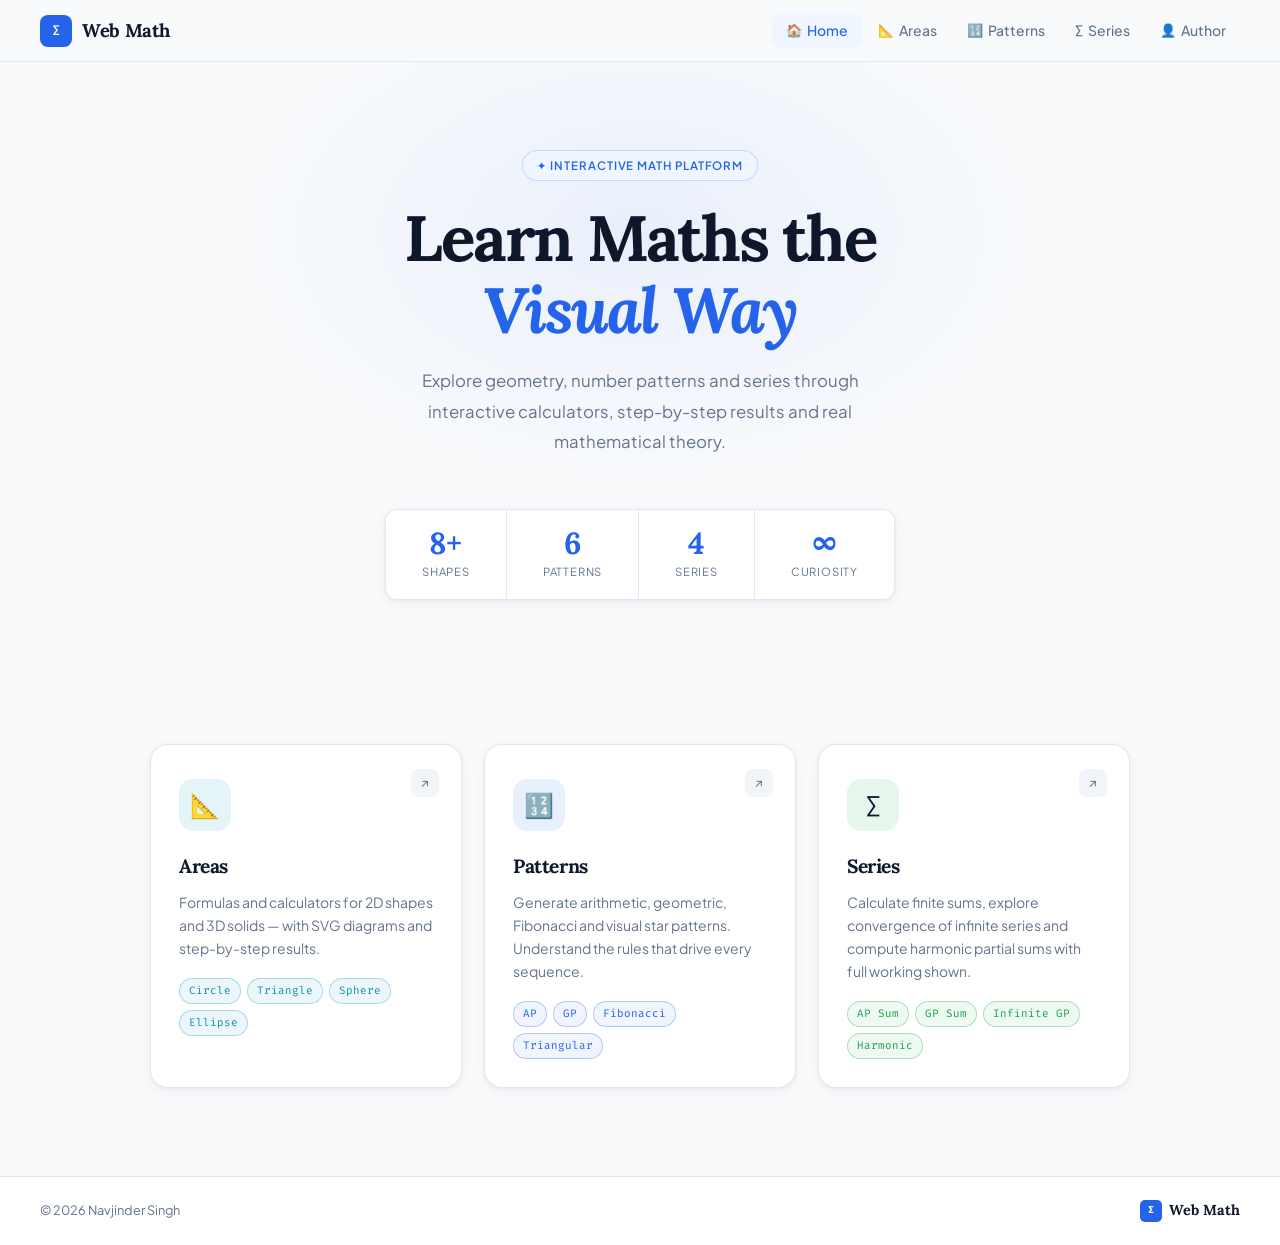
<file: index.html>
<!DOCTYPE html>
<html lang="en">
<head>
<meta charset="UTF-8">
<meta name="viewport" content="width=device-width, initial-scale=1.0">
<meta name="description" content="Web Math — Interactive mathematics. Explore Areas, Patterns and Series with live calculators and rich theory.">
<title>Web Math</title>
<link rel="preconnect" href="https://fonts.googleapis.com">
<link rel="preconnect" href="https://fonts.gstatic.com" crossorigin>
<link href="https://fonts.googleapis.com/css2?family=Lora:ital,wght@0,400;0,600;0,700;1,400&family=Plus+Jakarta+Sans:wght@400;500;600&family=Fira+Code:wght@400;500&display=swap" rel="stylesheet">
<link rel="stylesheet" href="css/style.css">
</head>
<body>

<!-- NAVBAR -->
<nav class="navbar" id="navbar">
  <a class="logo" href="index.html">
    <div class="logo-sq">∑</div>
    Web Math
  </a>
  <ul class="nav-links">
    <li><a href="index.html" class="active"><span class="ni">🏠</span> Home</a></li>
    <li><a href="pages/areas.html"><span class="ni">📐</span> Areas</a></li>
    <li><a href="pages/patterns.html"><span class="ni">🔢</span> Patterns</a></li>
    <li><a href="pages/series.html"><span class="ni">∑</span> Series</a></li>
    <li><a href="pages/author.html"><span class="ni">👤</span> Author</a></li>
  </ul>
  <button class="hamburger" id="ham" onclick="toggleMenu()" aria-label="Menu">
    <span></span><span></span><span></span>
  </button>
</nav>

<!-- MOBILE DRAWER -->
<nav class="drawer" id="drawer">
  <a href="index.html"><span class="di">🏠</span>Home</a>
  <a href="pages/areas.html"><span class="di">📐</span>Areas</a>
  <a href="pages/patterns.html"><span class="di">🔢</span>Patterns</a>
  <a href="pages/series.html"><span class="di">∑</span>Series</a>
  <a href="pages/author.html"><span class="di">👤</span>Author</a>
</nav>
<div class="overlay" id="overlay" onclick="closeMenu()"></div>

<!-- HERO -->
<header class="home-hero">
  <div class="eyebrow reveal">✦ Interactive Math Platform</div>
  <h1 class="reveal d1">Learn Maths the<br><span>Visual Way</span></h1>
  <p class="reveal d2">Explore geometry, number patterns and series through interactive calculators, step-by-step results and real mathematical theory.</p>

  <div class="stats reveal d2">
    <div class="stat"><span class="stat-n">8+</span><span class="stat-l">Shapes</span></div>
    <div class="stat"><span class="stat-n">6</span><span class="stat-l">Patterns</span></div>
    <div class="stat"><span class="stat-n">4</span><span class="stat-l">Series</span></div>
    <div class="stat"><span class="stat-n">∞</span><span class="stat-l">Curiosity</span></div>
  </div>
</header>

<!-- HOME CARDS -->
<main>
  <div class="home-cards">

    <a href="pages/areas.html" class="hcard c-areas reveal">
      <div class="hcard-arr">↗</div>
      <div class="hcard-ico">📐</div>
      <h2>Areas</h2>
      <p>Formulas and calculators for 2D shapes and 3D solids — with SVG diagrams and step-by-step results.</p>
      <div class="tags">
        <span class="tag">Circle</span>
        <span class="tag">Triangle</span>
        <span class="tag">Sphere</span>
        <span class="tag">Ellipse</span>
      </div>
    </a>

    <a href="pages/patterns.html" class="hcard c-pat reveal d1">
      <div class="hcard-arr">↗</div>
      <div class="hcard-ico">🔢</div>
      <h2>Patterns</h2>
      <p>Generate arithmetic, geometric, Fibonacci and visual star patterns. Understand the rules that drive every sequence.</p>
      <div class="tags">
        <span class="tag">AP</span>
        <span class="tag">GP</span>
        <span class="tag">Fibonacci</span>
        <span class="tag">Triangular</span>
      </div>
    </a>

    <a href="pages/series.html" class="hcard c-series reveal d2">
      <div class="hcard-arr">↗</div>
      <div class="hcard-ico">∑</div>
      <h2>Series</h2>
      <p>Calculate finite sums, explore convergence of infinite series and compute harmonic partial sums with full working shown.</p>
      <div class="tags">
        <span class="tag">AP Sum</span>
        <span class="tag">GP Sum</span>
        <span class="tag">Infinite GP</span>
        <span class="tag">Harmonic</span>
      </div>
    </a>

  </div>
</main>

<!-- FOOTER -->
<footer>
  <p>© 2026 Navjinder Singh</p>
  <div class="f-brand"><div class="f-sq">∑</div>Web Math</div>
</footer>

<!-- TOAST -->
<div class="toast" id="toast"><span class="t-ico">✓</span><span id="tmsg">Done!</span></div>

<!-- SCROLL TOP -->
<button class="s2t" id="s2t" onclick="scrollTop()" aria-label="Back to top">↑</button>

<script src="js/main.js"></script>
</body>
</html>
</file>
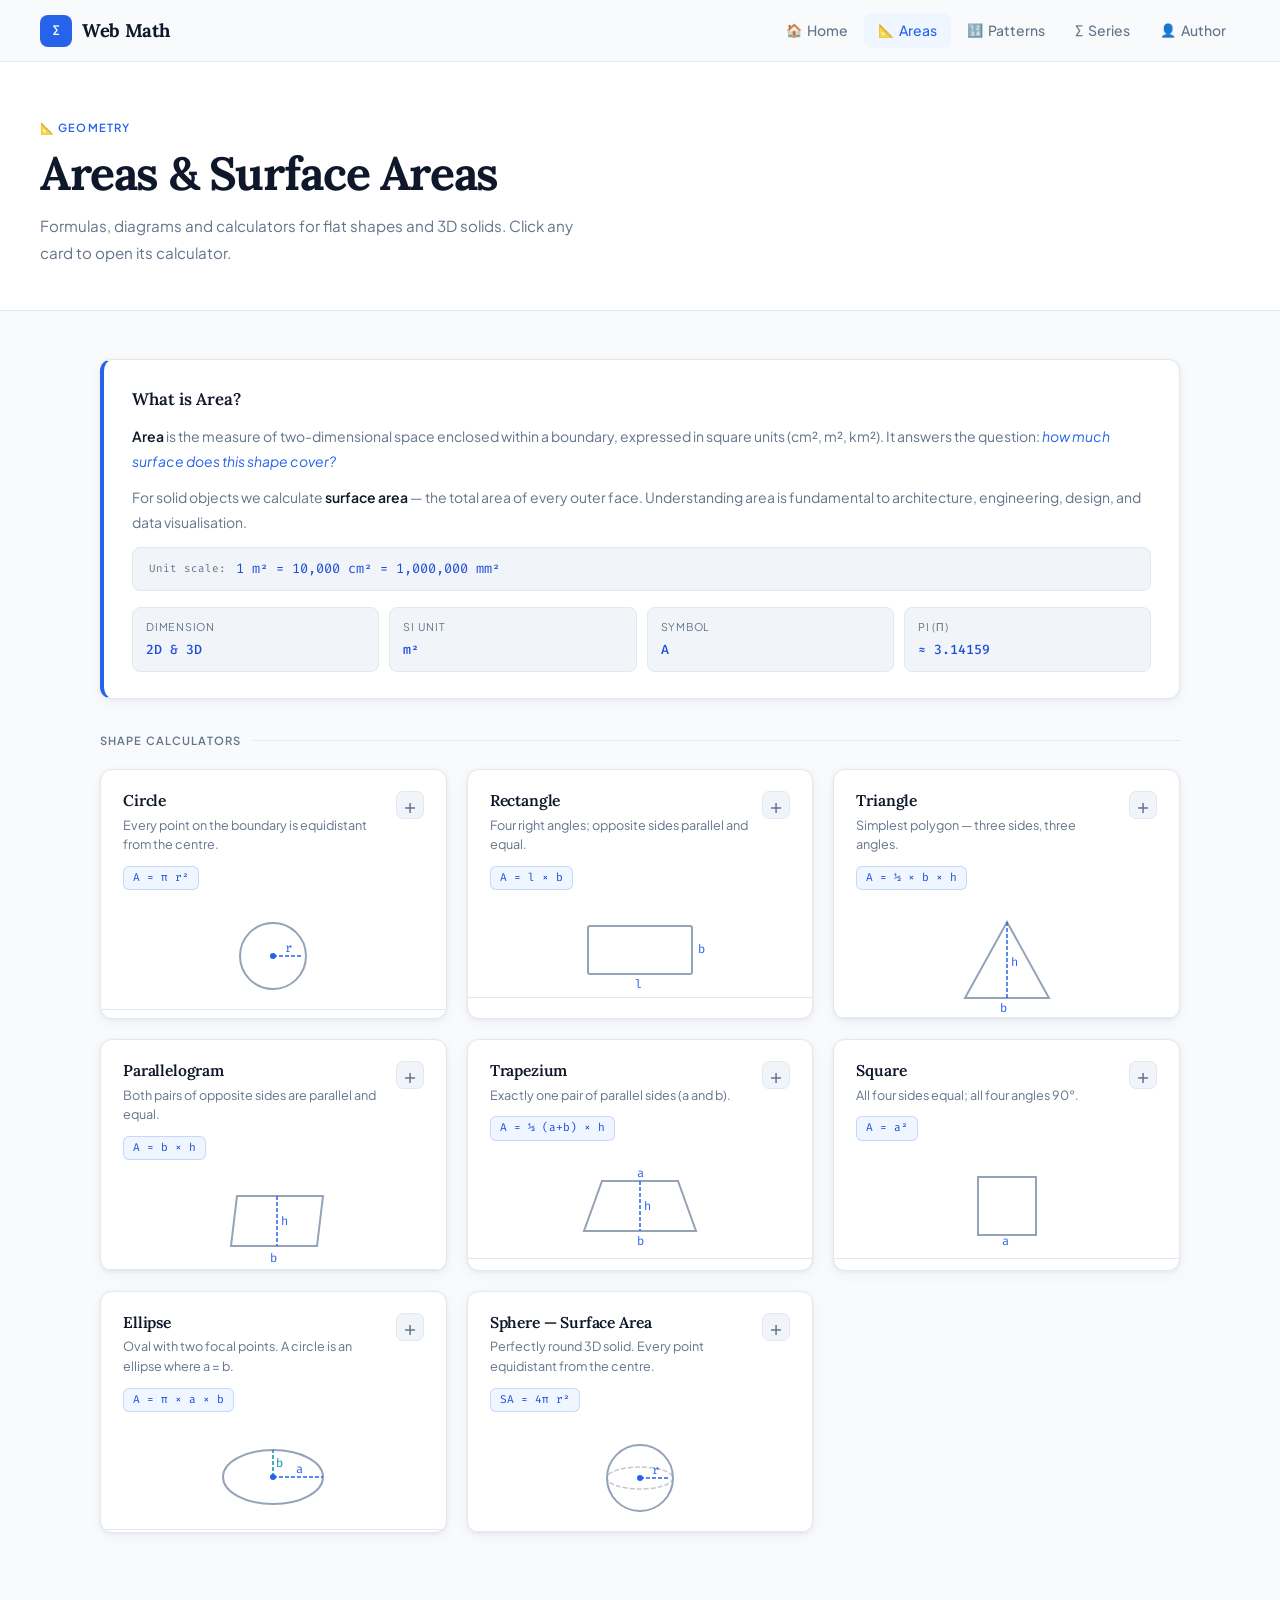
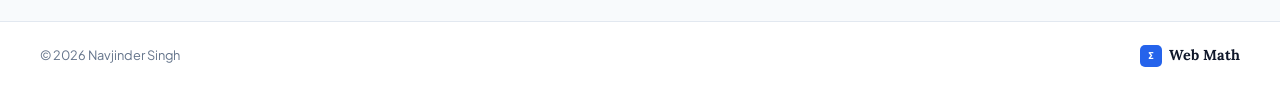
<file: pages/areas.html>
<!DOCTYPE html>
<html lang="en">
<head>
<meta charset="UTF-8">
<meta name="viewport" content="width=device-width, initial-scale=1.0">
<meta name="description" content="Learn area formulas for geometric shapes with interactive calculators and theory.">
<title>Areas — Web Math</title>
<link rel="preconnect" href="https://fonts.googleapis.com">
<link rel="preconnect" href="https://fonts.gstatic.com" crossorigin>
<link href="https://fonts.googleapis.com/css2?family=Lora:ital,wght@0,400;0,600;0,700;1,400&family=Plus+Jakarta+Sans:wght@400;500;600&family=Fira+Code:wght@400;500&display=swap" rel="stylesheet">
<link rel="stylesheet" href="../css/style.css">
</head>
<body>

<nav class="navbar" id="navbar">
  <a class="logo" href="../index.html"><div class="logo-sq">∑</div>Web Math</a>
  <ul class="nav-links">
    <li><a href="../index.html"><span class="ni">🏠</span> Home</a></li>
    <li><a href="areas.html" class="active"><span class="ni">📐</span> Areas</a></li>
    <li><a href="patterns.html"><span class="ni">🔢</span> Patterns</a></li>
    <li><a href="series.html"><span class="ni">∑</span> Series</a></li>
    <li><a href="author.html"><span class="ni">👤</span> Author</a></li>
  </ul>
  <button class="hamburger" id="ham" onclick="toggleMenu()" aria-label="Menu">
    <span></span><span></span><span></span>
  </button>
</nav>

<nav class="drawer" id="drawer">
  <a href="../index.html"><span class="di">🏠</span>Home</a>
  <a href="areas.html" class="active"><span class="di">📐</span>Areas</a>
  <a href="patterns.html"><span class="di">🔢</span>Patterns</a>
  <a href="series.html"><span class="di">∑</span>Series</a>
  <a href="author.html"><span class="di">👤</span>Author</a>
</nav>
<div class="overlay" id="overlay" onclick="closeMenu()"></div>

<header class="page-hero">
  <div class="page-ey">📐 Geometry</div>
  <h1>Areas &amp; Surface Areas</h1>
  <p>Formulas, diagrams and calculators for flat shapes and 3D solids. Click any card to open its calculator.</p>
</header>

<main>
<div class="wrap">

  <div class="theory reveal">
    <h3>What is Area?</h3>
    <p><strong>Area</strong> is the measure of two-dimensional space enclosed within a boundary, expressed in square units (cm², m², km²). It answers the question: <em>how much surface does this shape cover?</em></p>
    <p>For solid objects we calculate <strong>surface area</strong> — the total area of every outer face. Understanding area is fundamental to architecture, engineering, design, and data visualisation.</p>
    <div class="fline"><span class="fl">Unit scale:</span> 1 m² = 10,000 cm² = 1,000,000 mm²</div>
    <div class="kgrid">
      <div class="kcell"><div class="kcell-l">Dimension</div><div class="kcell-v">2D &amp; 3D</div></div>
      <div class="kcell"><div class="kcell-l">SI unit</div><div class="kcell-v">m²</div></div>
      <div class="kcell"><div class="kcell-l">Symbol</div><div class="kcell-v">A</div></div>
      <div class="kcell"><div class="kcell-l">Pi (π)</div><div class="kcell-v">≈ 3.14159</div></div>
    </div>
  </div>

  <div class="sec-label">Shape Calculators</div>
  <div class="cgrid">

    <!-- CIRCLE -->
    <div class="ccard reveal" onclick="toggleCalc(this)">
      <div class="cheader">
        <div class="cheader-body">
          <h2>Circle</h2>
          <div class="csub">Every point on the boundary is equidistant from the centre.</div>
          <div class="cformula">A = π r²</div>
        </div>
        <div class="ctog">+</div>
      </div>
      <div class="cshape">
        <svg width="80" height="80">
          <circle cx="40" cy="40" r="33" fill="none" stroke="#94a3b8" stroke-width="2"/>
          <line x1="40" y1="40" x2="70" y2="40" stroke="#2563eb" stroke-width="1.5" stroke-dasharray="4,2"/>
          <circle cx="40" cy="40" r="3" fill="#2563eb"/>
          <text x="52" y="36" fill="#2563eb" font-size="12" font-family="Fira Code,monospace">r</text>
        </svg>
      </div>
      <div class="cbody" onclick="event.stopPropagation()">
        <div class="cnote">The area grows with the <strong>square of the radius</strong> — doubling r quadruples the area. π is irrational; its digits never repeat.</div>
        <p class="result"></p>
        <div class="fg"><label class="fl-lbl">Radius (r)</label><input type="number" class="ir" placeholder="e.g. 7" min="0"></div>
        <div class="brow">
          <button class="b-calc" onclick="calcCircle(event,this)">Calculate</button>
          <button class="b-reset" onclick="resetCard(event,this)">Reset</button>
          <button class="b-copy" onclick="copyOut(event,this)">Copy</button>
        </div>
      </div>
    </div>

    <!-- RECTANGLE -->
    <div class="ccard reveal d1" onclick="toggleCalc(this)">
      <div class="cheader">
        <div class="cheader-body">
          <h2>Rectangle</h2>
          <div class="csub">Four right angles; opposite sides parallel and equal.</div>
          <div class="cformula">A = l × b</div>
        </div>
        <div class="ctog">+</div>
      </div>
      <div class="cshape">
        <svg width="120" height="68">
          <rect x="8" y="10" width="104" height="48" fill="none" stroke="#94a3b8" stroke-width="2" rx="2"/>
          <text x="58" y="72" text-anchor="middle" fill="#2563eb" font-size="12" font-family="Fira Code,monospace">l</text>
          <text x="118" y="37" fill="#2563eb" font-size="12" font-family="Fira Code,monospace">b</text>
        </svg>
      </div>
      <div class="cbody" onclick="event.stopPropagation()">
        <div class="cnote">A square is a special rectangle where l = b, giving A = l². Perimeter = 2(l + b). All rectangles can tile a plane without gaps.</div>
        <p class="result"></p>
        <div class="fg"><label class="fl-lbl">Length (l)</label><input type="number" class="il" placeholder="e.g. 10" min="0"></div>
        <div class="fg"><label class="fl-lbl">Breadth (b)</label><input type="number" class="ib" placeholder="e.g. 6" min="0"></div>
        <div class="brow">
          <button class="b-calc" onclick="calcRect(event,this)">Calculate</button>
          <button class="b-reset" onclick="resetCard(event,this)">Reset</button>
          <button class="b-copy" onclick="copyOut(event,this)">Copy</button>
        </div>
      </div>
    </div>

    <!-- TRIANGLE -->
    <div class="ccard reveal d2" onclick="toggleCalc(this)">
      <div class="cheader">
        <div class="cheader-body">
          <h2>Triangle</h2>
          <div class="csub">Simplest polygon — three sides, three angles.</div>
          <div class="cformula">A = ½ × b × h</div>
        </div>
        <div class="ctog">+</div>
      </div>
      <div class="cshape">
        <svg width="100" height="88">
          <polygon points="50,6 92,82 8,82" fill="none" stroke="#94a3b8" stroke-width="2"/>
          <line x1="50" y1="6" x2="50" y2="82" stroke="#2563eb" stroke-width="1.5" stroke-dasharray="4,2"/>
          <text x="54" y="50" fill="#2563eb" font-size="12" font-family="Fira Code,monospace">h</text>
          <text x="46" y="96" text-anchor="middle" fill="#2563eb" font-size="12" font-family="Fira Code,monospace">b</text>
        </svg>
      </div>
      <div class="cbody" onclick="event.stopPropagation()">
        <div class="cnote">h must be <strong>perpendicular</strong> to the base. If only three sides are known use Heron's formula: A = √(s(s−a)(s−b)(s−c)), s = (a+b+c)/2.</div>
        <p class="result"></p>
        <div class="fg"><label class="fl-lbl">Base (b)</label><input type="number" class="ib" placeholder="e.g. 8" min="0"></div>
        <div class="fg"><label class="fl-lbl">Height (h)</label><input type="number" class="ih" placeholder="e.g. 5" min="0"></div>
        <div class="brow">
          <button class="b-calc" onclick="calcTri(event,this)">Calculate</button>
          <button class="b-reset" onclick="resetCard(event,this)">Reset</button>
          <button class="b-copy" onclick="copyOut(event,this)">Copy</button>
        </div>
      </div>
    </div>

    <!-- PARALLELOGRAM -->
    <div class="ccard reveal" onclick="toggleCalc(this)">
      <div class="cheader">
        <div class="cheader-body">
          <h2>Parallelogram</h2>
          <div class="csub">Both pairs of opposite sides are parallel and equal.</div>
          <div class="cformula">A = b × h</div>
        </div>
        <div class="ctog">+</div>
      </div>
      <div class="cshape">
        <svg width="120" height="70">
          <polygon points="18,60 104,60 110,10 24,10" fill="none" stroke="#94a3b8" stroke-width="2"/>
          <line x1="64" y1="10" x2="64" y2="60" stroke="#2563eb" stroke-width="1.5" stroke-dasharray="4,2"/>
          <text x="60" y="76" text-anchor="middle" fill="#2563eb" font-size="12" font-family="Fira Code,monospace">b</text>
          <text x="68" y="39" fill="#2563eb" font-size="12" font-family="Fira Code,monospace">h</text>
        </svg>
      </div>
      <div class="cbody" onclick="event.stopPropagation()">
        <div class="cnote">A parallelogram can be <strong>sheared into a rectangle</strong> of equal area — hence A = b × h. The height is always perpendicular to the base, not the slant side.</div>
        <p class="result"></p>
        <div class="fg"><label class="fl-lbl">Base (b)</label><input type="number" class="ib" placeholder="e.g. 10" min="0"></div>
        <div class="fg"><label class="fl-lbl">Height (h)</label><input type="number" class="ih" placeholder="e.g. 4" min="0"></div>
        <div class="brow">
          <button class="b-calc" onclick="calcPara(event,this)">Calculate</button>
          <button class="b-reset" onclick="resetCard(event,this)">Reset</button>
          <button class="b-copy" onclick="copyOut(event,this)">Copy</button>
        </div>
      </div>
    </div>

    <!-- TRAPEZIUM -->
    <div class="ccard reveal d1" onclick="toggleCalc(this)">
      <div class="cheader">
        <div class="cheader-body">
          <h2>Trapezium</h2>
          <div class="csub">Exactly one pair of parallel sides (a and b).</div>
          <div class="cformula">A = ½ (a+b) × h</div>
        </div>
        <div class="ctog">+</div>
      </div>
      <div class="cshape">
        <svg width="128" height="78">
          <polygon points="26,14 102,14 120,64 8,64" fill="none" stroke="#94a3b8" stroke-width="2"/>
          <line x1="64" y1="14" x2="64" y2="64" stroke="#2563eb" stroke-width="1.5" stroke-dasharray="4,2"/>
          <text x="64" y="10" text-anchor="middle" fill="#2563eb" font-size="12" font-family="Fira Code,monospace">a</text>
          <text x="64" y="78" text-anchor="middle" fill="#2563eb" font-size="12" font-family="Fira Code,monospace">b</text>
          <text x="68" y="43" fill="#2563eb" font-size="12" font-family="Fira Code,monospace">h</text>
        </svg>
      </div>
      <div class="cbody" onclick="event.stopPropagation()">
        <div class="cnote">Think of it as the <strong>average of two rectangles</strong>: one of base a, one of base b, both of height h. Common in architecture and cross-section engineering problems.</div>
        <p class="result"></p>
        <div class="fg"><label class="fl-lbl">Top side (a)</label><input type="number" class="ia" placeholder="e.g. 6" min="0"></div>
        <div class="fg"><label class="fl-lbl">Bottom side (b)</label><input type="number" class="ib" placeholder="e.g. 10" min="0"></div>
        <div class="fg"><label class="fl-lbl">Height (h)</label><input type="number" class="ih" placeholder="e.g. 4" min="0"></div>
        <div class="brow">
          <button class="b-calc" onclick="calcTrap(event,this)">Calculate</button>
          <button class="b-reset" onclick="resetCard(event,this)">Reset</button>
          <button class="b-copy" onclick="copyOut(event,this)">Copy</button>
        </div>
      </div>
    </div>

    <!-- SQUARE -->
    <div class="ccard reveal d2" onclick="toggleCalc(this)">
      <div class="cheader">
        <div class="cheader-body">
          <h2>Square</h2>
          <div class="csub">All four sides equal; all four angles 90°.</div>
          <div class="cformula">A = a²</div>
        </div>
        <div class="ctog">+</div>
      </div>
      <div class="cshape">
        <svg width="78" height="78">
          <rect x="10" y="10" width="58" height="58" fill="none" stroke="#94a3b8" stroke-width="2"/>
          <text x="37" y="78" text-anchor="middle" fill="#2563eb" font-size="12" font-family="Fira Code,monospace">a</text>
        </svg>
      </div>
      <div class="cbody" onclick="event.stopPropagation()">
        <div class="cnote">The word <em>square</em> in algebra (x²) comes directly from this shape — multiplying a number by itself gives the area of a square with that side length. Diagonal = a√2.</div>
        <p class="result"></p>
        <div class="fg"><label class="fl-lbl">Side (a)</label><input type="number" class="ia" placeholder="e.g. 5" min="0"></div>
        <div class="brow">
          <button class="b-calc" onclick="calcSq(event,this)">Calculate</button>
          <button class="b-reset" onclick="resetCard(event,this)">Reset</button>
          <button class="b-copy" onclick="copyOut(event,this)">Copy</button>
        </div>
      </div>
    </div>

    <!-- ELLIPSE -->
    <div class="ccard reveal" onclick="toggleCalc(this)">
      <div class="cheader">
        <div class="cheader-body">
          <h2>Ellipse</h2>
          <div class="csub">Oval with two focal points. A circle is an ellipse where a = b.</div>
          <div class="cformula">A = π × a × b</div>
        </div>
        <div class="ctog">+</div>
      </div>
      <div class="cshape">
        <svg width="118" height="78">
          <ellipse cx="59" cy="39" rx="50" ry="27" fill="none" stroke="#94a3b8" stroke-width="2"/>
          <line x1="59" y1="39" x2="109" y2="39" stroke="#2563eb" stroke-width="1.5" stroke-dasharray="4,2"/>
          <line x1="59" y1="39" x2="59" y2="12" stroke="#0891b2" stroke-width="1.5" stroke-dasharray="4,2"/>
          <circle cx="59" cy="39" r="3" fill="#2563eb"/>
          <text x="82" y="35" fill="#2563eb" font-size="12" font-family="Fira Code,monospace">a</text>
          <text x="62" y="29" fill="#0891b2" font-size="12" font-family="Fira Code,monospace">b</text>
        </svg>
      </div>
      <div class="cbody" onclick="event.stopPropagation()">
        <div class="cnote">Planets orbit the Sun in <strong>ellipses</strong> (Kepler's First Law, 1609). The formula πab directly generalises πr². Interestingly the perimeter of an ellipse has no simple closed form.</div>
        <p class="result"></p>
        <div class="fg"><label class="fl-lbl">Semi-major axis (a)</label><input type="number" class="ia" placeholder="e.g. 8" min="0"></div>
        <div class="fg"><label class="fl-lbl">Semi-minor axis (b)</label><input type="number" class="ib" placeholder="e.g. 5" min="0"></div>
        <div class="brow">
          <button class="b-calc" onclick="calcEllipse(event,this)">Calculate</button>
          <button class="b-reset" onclick="resetCard(event,this)">Reset</button>
          <button class="b-copy" onclick="copyOut(event,this)">Copy</button>
        </div>
      </div>
    </div>

    <!-- SPHERE -->
    <div class="ccard reveal d1" onclick="toggleCalc(this)">
      <div class="cheader">
        <div class="cheader-body">
          <h2>Sphere — Surface Area</h2>
          <div class="csub">Perfectly round 3D solid. Every point equidistant from the centre.</div>
          <div class="cformula">SA = 4π r²</div>
        </div>
        <div class="ctog">+</div>
      </div>
      <div class="cshape">
        <svg width="80" height="80">
          <circle cx="40" cy="40" r="33" fill="none" stroke="#94a3b8" stroke-width="2"/>
          <ellipse cx="40" cy="40" rx="33" ry="11" fill="none" stroke="#94a3b8" stroke-width="1.5" stroke-dasharray="5,2" opacity=".6"/>
          <line x1="40" y1="40" x2="70" y2="40" stroke="#2563eb" stroke-width="1.5" stroke-dasharray="4,2"/>
          <circle cx="40" cy="40" r="3" fill="#2563eb"/>
          <text x="52" y="36" fill="#2563eb" font-size="12" font-family="Fira Code,monospace">r</text>
        </svg>
      </div>
      <div class="cbody" onclick="event.stopPropagation()">
        <div class="cnote">The surface of a sphere equals <strong>exactly 4 great circles</strong> of radius r — proved by Archimedes. The surface-area-to-volume ratio is 3/r, which limits biological cell size.</div>
        <p class="result"></p>
        <div class="fg"><label class="fl-lbl">Radius (r)</label><input type="number" class="ir" placeholder="e.g. 6" min="0"></div>
        <div class="brow">
          <button class="b-calc" onclick="calcSphere(event,this)">Calculate</button>
          <button class="b-reset" onclick="resetCard(event,this)">Reset</button>
          <button class="b-copy" onclick="copyOut(event,this)">Copy</button>
        </div>
      </div>
    </div>

  </div><!-- /cgrid -->
</div><!-- /wrap -->
</main>

<footer>
  <p>© 2026 Navjinder Singh</p>
  <div class="f-brand"><div class="f-sq">∑</div>Web Math</div>
</footer>
<div class="toast" id="toast"><span class="t-ico">✓</span><span id="tmsg">Done!</span></div>
<button class="s2t" id="s2t" onclick="scrollTop()" aria-label="Back to top">↑</button>
<script src="../js/main.js"></script>
</body>
</html>
</file>
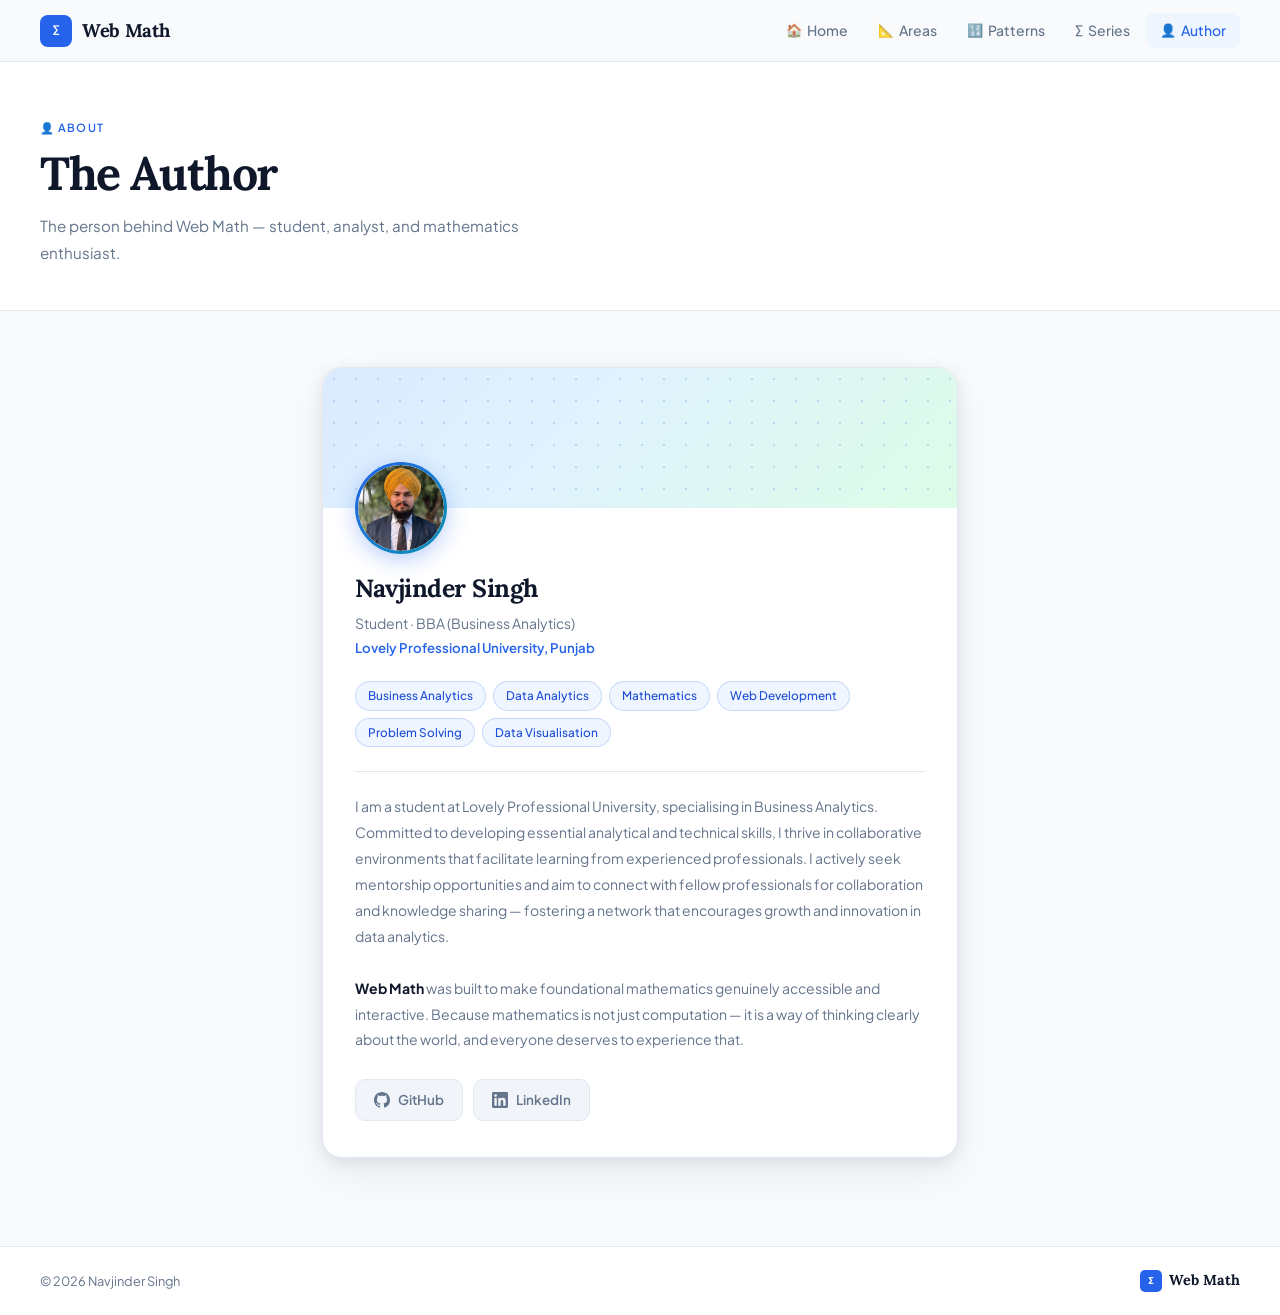
<file: pages/author.html>
<!DOCTYPE html>
<html lang="en">
<head>
<meta charset="UTF-8">
<meta name="viewport" content="width=device-width, initial-scale=1.0">
<meta name="description" content="About Navjinder Singh — BBA Business Analytics student at LPU and creator of Web Math.">
<title>Author — Web Math</title>
<link rel="preconnect" href="https://fonts.googleapis.com">
<link rel="preconnect" href="https://fonts.gstatic.com" crossorigin>
<link href="https://fonts.googleapis.com/css2?family=Lora:ital,wght@0,400;0,600;0,700;1,400&family=Plus+Jakarta+Sans:wght@400;500;600&family=Fira+Code:wght@400;500&display=swap" rel="stylesheet">
<link rel="stylesheet" href="../css/style.css">
</head>
<body>

<nav class="navbar" id="navbar">
  <a class="logo" href="../index.html"><div class="logo-sq">∑</div>Web Math</a>
  <ul class="nav-links">
    <li><a href="../index.html"><span class="ni">🏠</span> Home</a></li>
    <li><a href="areas.html"><span class="ni">📐</span> Areas</a></li>
    <li><a href="patterns.html"><span class="ni">🔢</span> Patterns</a></li>
    <li><a href="series.html"><span class="ni">∑</span> Series</a></li>
    <li><a href="author.html" class="active"><span class="ni">👤</span> Author</a></li>
  </ul>
  <button class="hamburger" id="ham" onclick="toggleMenu()" aria-label="Menu">
    <span></span><span></span><span></span>
  </button>
</nav>

<nav class="drawer" id="drawer">
  <a href="../index.html"><span class="di">🏠</span>Home</a>
  <a href="areas.html"><span class="di">📐</span>Areas</a>
  <a href="patterns.html"><span class="di">🔢</span>Patterns</a>
  <a href="series.html"><span class="di">∑</span>Series</a>
  <a href="author.html" class="active"><span class="di">👤</span>Author</a>
</nav>
<div class="overlay" id="overlay" onclick="closeMenu()"></div>

<header class="page-hero">
  <div class="page-ey">👤 About</div>
  <h1>The Author</h1>
  <p>The person behind Web Math — student, analyst, and mathematics enthusiast.</p>
</header>

<main>
<div class="author-pg">
  <div class="author-box reveal">

    <!-- Banner -->
    <div class="a-banner">
      <div class="a-dots"></div>
      <div class="a-avatar">
        <div class="a-avatar-in">
          <img
            src="../images/1761599930.jpg"
            alt="Navjinder Singh"
            class="a-img"
            onerror="this.style.display='none';this.nextElementSibling.style.display='flex';"
          >
          <span class="a-fb" style="display:none;">N</span>
        </div>
      </div>
    </div>

    <!-- Body -->
    <div class="a-body">
      <h2 class="a-name">Navjinder Singh</h2>
      <p class="a-role">Student &middot; BBA (Business Analytics)</p>
      <p class="a-uni">Lovely Professional University, Punjab</p>

      <div class="chips">
        <span class="chip">Business Analytics</span>
        <span class="chip">Data Analytics</span>
        <span class="chip">Mathematics</span>
        <span class="chip">Web Development</span>
        <span class="chip">Problem Solving</span>
        <span class="chip">Data Visualisation</span>
      </div>

      <p class="a-bio">
        I am a student at Lovely Professional University, specialising in Business Analytics.
        Committed to developing essential analytical and technical skills, I thrive in collaborative
        environments that facilitate learning from experienced professionals. I actively seek
        mentorship opportunities and aim to connect with fellow professionals for collaboration
        and knowledge sharing — fostering a network that encourages growth and innovation in data analytics.
        <br><br>
        <strong>Web Math</strong> was built to make foundational mathematics genuinely accessible and
        interactive. Because mathematics is not just computation — it is a way of thinking clearly
        about the world, and everyone deserves to experience that.
      </p>

      <div class="socials">
        <a class="soc-btn" href="https://github.com/navjindersingh01" target="_blank" rel="noopener noreferrer">
          <svg width="16" height="16" fill="currentColor" viewBox="0 0 24 24">
            <path d="M12 0C5.37 0 0 5.37 0 12c0 5.31 3.435 9.795 8.205 11.385.6.105.825-.255.825-.57 0-.285-.015-1.23-.015-2.235-3.015.555-3.795-.735-4.035-1.41-.135-.345-.72-1.41-1.23-1.695-.42-.225-1.02-.78-.015-.795.945-.015 1.62.87 1.845 1.23 1.08 1.815 2.805 1.305 3.495.99.105-.78.42-1.305.765-1.605-2.67-.3-5.46-1.335-5.46-5.925 0-1.305.465-2.385 1.23-3.225-.12-.3-.54-1.53.12-3.18 0 0 1.005-.315 3.3 1.23.96-.27 1.98-.405 3-.405s2.04.135 3 .405c2.295-1.56 3.3-1.23 3.3-1.23.66 1.65.24 2.88.12 3.18.765.84 1.23 1.905 1.23 3.225 0 4.605-2.805 5.625-5.475 5.925.435.375.81 1.095.81 2.22 0 1.605-.015 2.895-.015 3.3 0 .315.225.69.825.57A12.02 12.02 0 0 0 24 12c0-6.63-5.37-12-12-12z"/>
          </svg>
          GitHub
        </a>
        <a class="soc-btn" href="https://www.linkedin.com/in/navjindersingh/" target="_blank" rel="noopener noreferrer">
          <svg width="16" height="16" fill="currentColor" viewBox="0 0 24 24">
            <path d="M20.447 20.452h-3.554v-5.569c0-1.328-.027-3.037-1.852-3.037-1.853 0-2.136 1.445-2.136 2.939v5.667H9.351V9h3.414v1.561h.046c.477-.9 1.637-1.85 3.37-1.85 3.601 0 4.267 2.37 4.267 5.455v6.286zM5.337 7.433a2.062 2.062 0 0 1-2.063-2.065 2.064 2.064 0 1 1 2.063 2.065zm1.782 13.019H3.555V9h3.564v11.452zM22.225 0H1.771C.792 0 0 .774 0 1.729v20.542C0 23.227.792 24 1.771 24h20.451C23.2 24 24 23.227 24 22.271V1.729C24 .774 23.2 0 22.222 0h.003z"/>
          </svg>
          LinkedIn
        </a>
      </div>
    </div>

  </div>
</div>
</main>

<footer>
  <p>© 2026 Navjinder Singh</p>
  <div class="f-brand"><div class="f-sq">∑</div>Web Math</div>
</footer>
<div class="toast" id="toast"><span class="t-ico">✓</span><span id="tmsg">Done!</span></div>
<button class="s2t" id="s2t" onclick="scrollTop()" aria-label="Back to top">↑</button>
<script src="../js/main.js"></script>
</body>
</html>
</file>
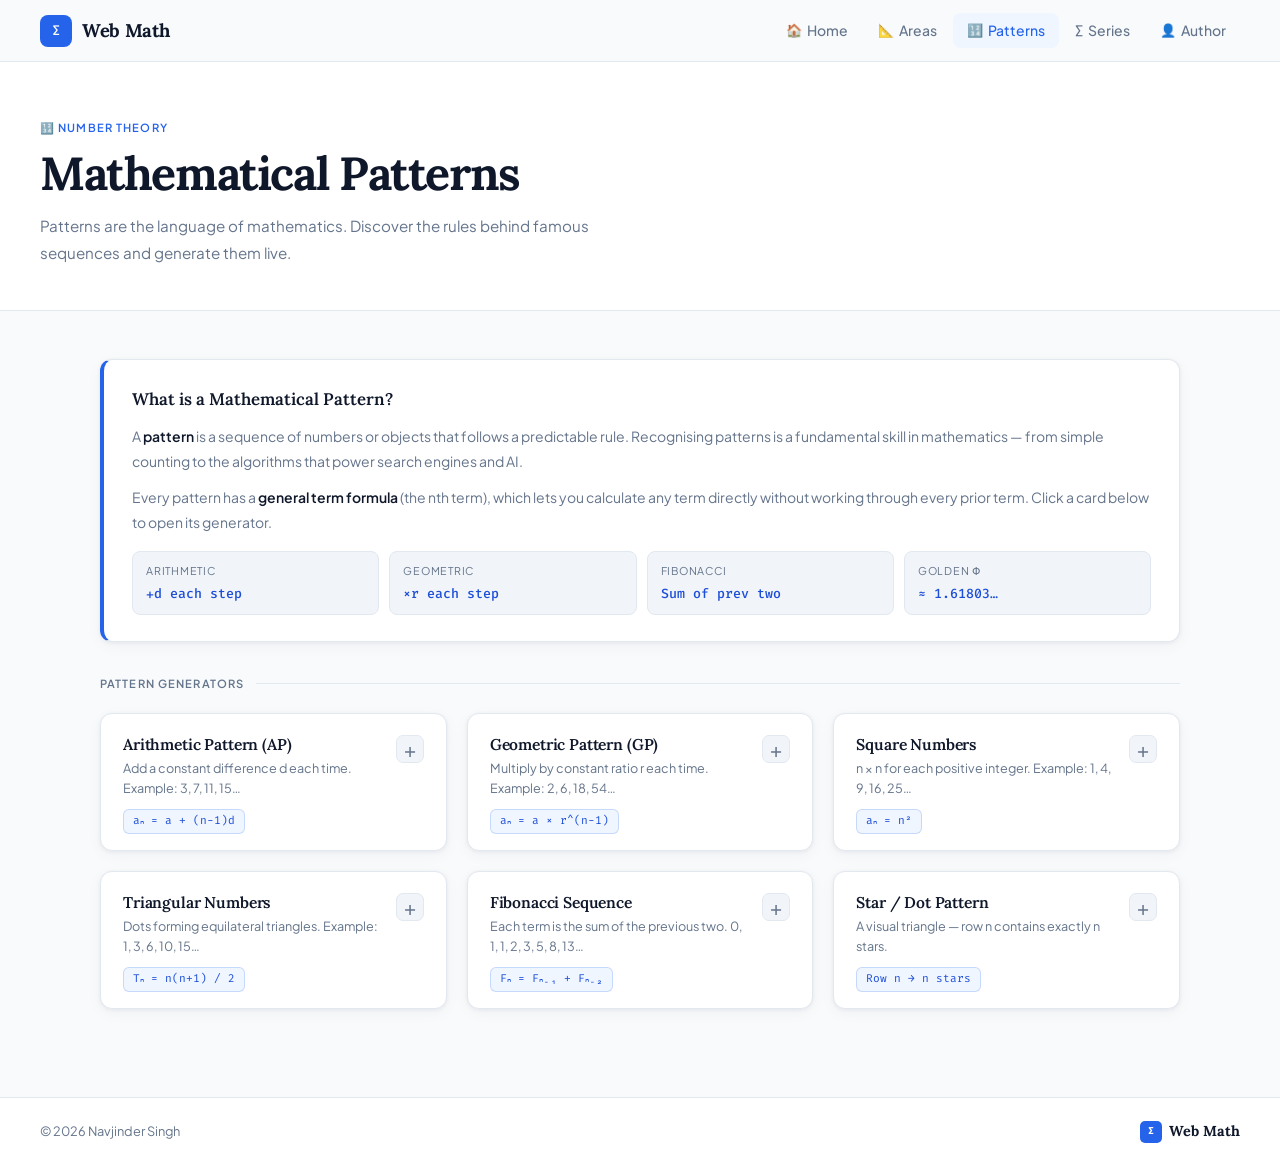
<file: pages/patterns.html>
<!DOCTYPE html>
<html lang="en">
<head>
<meta charset="UTF-8">
<meta name="viewport" content="width=device-width, initial-scale=1.0">
<meta name="description" content="Generate and learn arithmetic, geometric, Fibonacci and visual patterns interactively.">
<title>Patterns — Web Math</title>
<link rel="preconnect" href="https://fonts.googleapis.com">
<link rel="preconnect" href="https://fonts.gstatic.com" crossorigin>
<link href="https://fonts.googleapis.com/css2?family=Lora:ital,wght@0,400;0,600;0,700;1,400&family=Plus+Jakarta+Sans:wght@400;500;600&family=Fira+Code:wght@400;500&display=swap" rel="stylesheet">
<link rel="stylesheet" href="../css/style.css">
</head>
<body>

<nav class="navbar" id="navbar">
  <a class="logo" href="../index.html"><div class="logo-sq">∑</div>Web Math</a>
  <ul class="nav-links">
    <li><a href="../index.html"><span class="ni">🏠</span> Home</a></li>
    <li><a href="areas.html"><span class="ni">📐</span> Areas</a></li>
    <li><a href="patterns.html" class="active"><span class="ni">🔢</span> Patterns</a></li>
    <li><a href="series.html"><span class="ni">∑</span> Series</a></li>
    <li><a href="author.html"><span class="ni">👤</span> Author</a></li>
  </ul>
  <button class="hamburger" id="ham" onclick="toggleMenu()" aria-label="Menu">
    <span></span><span></span><span></span>
  </button>
</nav>

<nav class="drawer" id="drawer">
  <a href="../index.html"><span class="di">🏠</span>Home</a>
  <a href="areas.html"><span class="di">📐</span>Areas</a>
  <a href="patterns.html" class="active"><span class="di">🔢</span>Patterns</a>
  <a href="series.html"><span class="di">∑</span>Series</a>
  <a href="author.html"><span class="di">👤</span>Author</a>
</nav>
<div class="overlay" id="overlay" onclick="closeMenu()"></div>

<header class="page-hero">
  <div class="page-ey">🔢 Number Theory</div>
  <h1>Mathematical Patterns</h1>
  <p>Patterns are the language of mathematics. Discover the rules behind famous sequences and generate them live.</p>
</header>

<main>
<div class="wrap">

  <div class="theory reveal">
    <h3>What is a Mathematical Pattern?</h3>
    <p>A <strong>pattern</strong> is a sequence of numbers or objects that follows a predictable rule. Recognising patterns is a fundamental skill in mathematics — from simple counting to the algorithms that power search engines and AI.</p>
    <p>Every pattern has a <strong>general term formula</strong> (the nth term), which lets you calculate any term directly without working through every prior term. Click a card below to open its generator.</p>
    <div class="kgrid">
      <div class="kcell"><div class="kcell-l">Arithmetic</div><div class="kcell-v">+d each step</div></div>
      <div class="kcell"><div class="kcell-l">Geometric</div><div class="kcell-v">×r each step</div></div>
      <div class="kcell"><div class="kcell-l">Fibonacci</div><div class="kcell-v">Sum of prev two</div></div>
      <div class="kcell"><div class="kcell-l">Golden φ</div><div class="kcell-v">≈ 1.61803…</div></div>
    </div>
  </div>

  <div class="sec-label">Pattern Generators</div>
  <div class="cgrid">

    <!-- AP -->
    <div class="ccard reveal" onclick="togglePattern(this)">
      <div class="cheader">
        <div class="cheader-body">
          <h2>Arithmetic Pattern (AP)</h2>
          <div class="csub">Add a constant difference d each time. Example: 3, 7, 11, 15…</div>
          <div class="cformula">aₙ = a + (n−1)d</div>
        </div>
        <div class="ctog">+</div>
      </div>
      <div class="cbody" onclick="event.stopPropagation()">
        <div class="cnote">d can be positive (growing) or negative (shrinking). Applications include <strong>uniform motion</strong> (equal distances in equal times), simple interest, and evenly spaced design grids.</div>
        <div class="output"></div>
        <div class="fg"><label class="fl-lbl">First term (a)</label><input type="number" class="ia" placeholder="e.g. 2"></div>
        <div class="fg"><label class="fl-lbl">Common difference (d)</label><input type="number" class="id" placeholder="e.g. 3"></div>
        <div class="fg"><label class="fl-lbl">Number of terms (n, max 50)</label><input type="number" class="in" placeholder="e.g. 10" min="1" max="50"></div>
        <div class="brow">
          <button class="b-calc" onclick="genAP(event,this)">Generate</button>
          <button class="b-reset" onclick="resetCard(event,this)">Reset</button>
          <button class="b-copy" onclick="copyOut(event,this)">Copy</button>
        </div>
      </div>
    </div>

    <!-- GP -->
    <div class="ccard reveal d1" onclick="togglePattern(this)">
      <div class="cheader">
        <div class="cheader-body">
          <h2>Geometric Pattern (GP)</h2>
          <div class="csub">Multiply by constant ratio r each time. Example: 2, 6, 18, 54…</div>
          <div class="cformula">aₙ = a × r^(n−1)</div>
        </div>
        <div class="ctog">+</div>
      </div>
      <div class="cbody" onclick="event.stopPropagation()">
        <div class="cnote">|r| &gt; 1 → exponential growth; |r| &lt; 1 → decay toward zero. Models <strong>compound interest</strong>, population growth, radioactive decay and computer storage (KB → MB → GB, r = 1024).</div>
        <div class="output"></div>
        <div class="fg"><label class="fl-lbl">First term (a)</label><input type="number" class="ia" placeholder="e.g. 2"></div>
        <div class="fg"><label class="fl-lbl">Common ratio (r)</label><input type="number" class="ir" placeholder="e.g. 3"></div>
        <div class="fg"><label class="fl-lbl">Number of terms (n, max 20)</label><input type="number" class="in" placeholder="e.g. 8" min="1" max="20"></div>
        <div class="brow">
          <button class="b-calc" onclick="genGP(event,this)">Generate</button>
          <button class="b-reset" onclick="resetCard(event,this)">Reset</button>
          <button class="b-copy" onclick="copyOut(event,this)">Copy</button>
        </div>
      </div>
    </div>

    <!-- Square -->
    <div class="ccard reveal d2" onclick="togglePattern(this)">
      <div class="cheader">
        <div class="cheader-body">
          <h2>Square Numbers</h2>
          <div class="csub">n × n for each positive integer. Example: 1, 4, 9, 16, 25…</div>
          <div class="cformula">aₙ = n²</div>
        </div>
        <div class="ctog">+</div>
      </div>
      <div class="cbody" onclick="event.stopPropagation()">
        <div class="cnote">The gap between consecutive squares is always an <strong>odd number</strong> — because n² − (n−1)² = 2n−1. Square numbers are central to Pythagoras' theorem and quadratic equations.</div>
        <div class="output"></div>
        <div class="fg"><label class="fl-lbl">Number of terms (n, max 30)</label><input type="number" class="in" placeholder="e.g. 10" min="1" max="30"></div>
        <div class="brow">
          <button class="b-calc" onclick="genSq(event,this)">Generate</button>
          <button class="b-reset" onclick="resetCard(event,this)">Reset</button>
          <button class="b-copy" onclick="copyOut(event,this)">Copy</button>
        </div>
      </div>
    </div>

    <!-- Triangular -->
    <div class="ccard reveal" onclick="togglePattern(this)">
      <div class="cheader">
        <div class="cheader-body">
          <h2>Triangular Numbers</h2>
          <div class="csub">Dots forming equilateral triangles. Example: 1, 3, 6, 10, 15…</div>
          <div class="cformula">Tₙ = n(n+1) / 2</div>
        </div>
        <div class="ctog">+</div>
      </div>
      <div class="cbody" onclick="event.stopPropagation()">
        <div class="cnote">Tₙ = 1+2+3+…+n — the sum Gauss computed in seconds as a child. They appear in Pascal's Triangle, in combinations C(n+1,2) = Tₙ, and in handshake-counting problems.</div>
        <div class="output"></div>
        <div class="fg"><label class="fl-lbl">Number of terms (n, max 30)</label><input type="number" class="in" placeholder="e.g. 10" min="1" max="30"></div>
        <div class="brow">
          <button class="b-calc" onclick="genTri(event,this)">Generate</button>
          <button class="b-reset" onclick="resetCard(event,this)">Reset</button>
          <button class="b-copy" onclick="copyOut(event,this)">Copy</button>
        </div>
      </div>
    </div>

    <!-- Fibonacci -->
    <div class="ccard reveal d1" onclick="togglePattern(this)">
      <div class="cheader">
        <div class="cheader-body">
          <h2>Fibonacci Sequence</h2>
          <div class="csub">Each term is the sum of the previous two. 0, 1, 1, 2, 3, 5, 8, 13…</div>
          <div class="cformula">Fₙ = Fₙ₋₁ + Fₙ₋₂</div>
        </div>
        <div class="ctog">+</div>
      </div>
      <div class="cbody" onclick="event.stopPropagation()">
        <div class="cnote">As n→∞, Fₙ/Fₙ₋₁ → <strong>φ = (1+√5)/2 ≈ 1.618</strong> (the Golden Ratio). Appears in sunflower spirals, nautilus shells, pinecones, galaxy arms and classical architecture proportions.</div>
        <div class="output"></div>
        <div class="fg"><label class="fl-lbl">Number of terms (n, max 40)</label><input type="number" class="in" placeholder="e.g. 12" min="2" max="40"></div>
        <div class="brow">
          <button class="b-calc" onclick="genFib(event,this)">Generate</button>
          <button class="b-reset" onclick="resetCard(event,this)">Reset</button>
          <button class="b-copy" onclick="copyOut(event,this)">Copy</button>
        </div>
      </div>
    </div>

    <!-- Dots -->
    <div class="ccard reveal d2" onclick="togglePattern(this)">
      <div class="cheader">
        <div class="cheader-body">
          <h2>Star / Dot Pattern</h2>
          <div class="csub">A visual triangle — row n contains exactly n stars.</div>
          <div class="cformula">Row n → n stars</div>
        </div>
        <div class="ctog">+</div>
      </div>
      <div class="cbody" onclick="event.stopPropagation()">
        <div class="cnote">Total stars after n rows = 1+2+…+n = <strong>Tₙ</strong> (triangular number). The classic introduction to nested loops in programming; every row adds one more star than the last.</div>
        <div class="output" style="font-size:.9rem;line-height:1.5;letter-spacing:3px;"></div>
        <div class="fg"><label class="fl-lbl">Number of rows (max 18)</label><input type="number" class="in" placeholder="e.g. 6" min="1" max="18"></div>
        <div class="brow">
          <button class="b-calc" onclick="genDots(event,this)">Generate</button>
          <button class="b-reset" onclick="resetCard(event,this)">Reset</button>
          <button class="b-copy" onclick="copyOut(event,this)">Copy</button>
        </div>
      </div>
    </div>

  </div><!-- /cgrid -->
</div><!-- /wrap -->
</main>

<footer>
  <p>© 2026 Navjinder Singh</p>
  <div class="f-brand"><div class="f-sq">∑</div>Web Math</div>
</footer>
<div class="toast" id="toast"><span class="t-ico">✓</span><span id="tmsg">Done!</span></div>
<button class="s2t" id="s2t" onclick="scrollTop()" aria-label="Back to top">↑</button>
<script src="../js/main.js"></script>
</body>
</html>
</file>
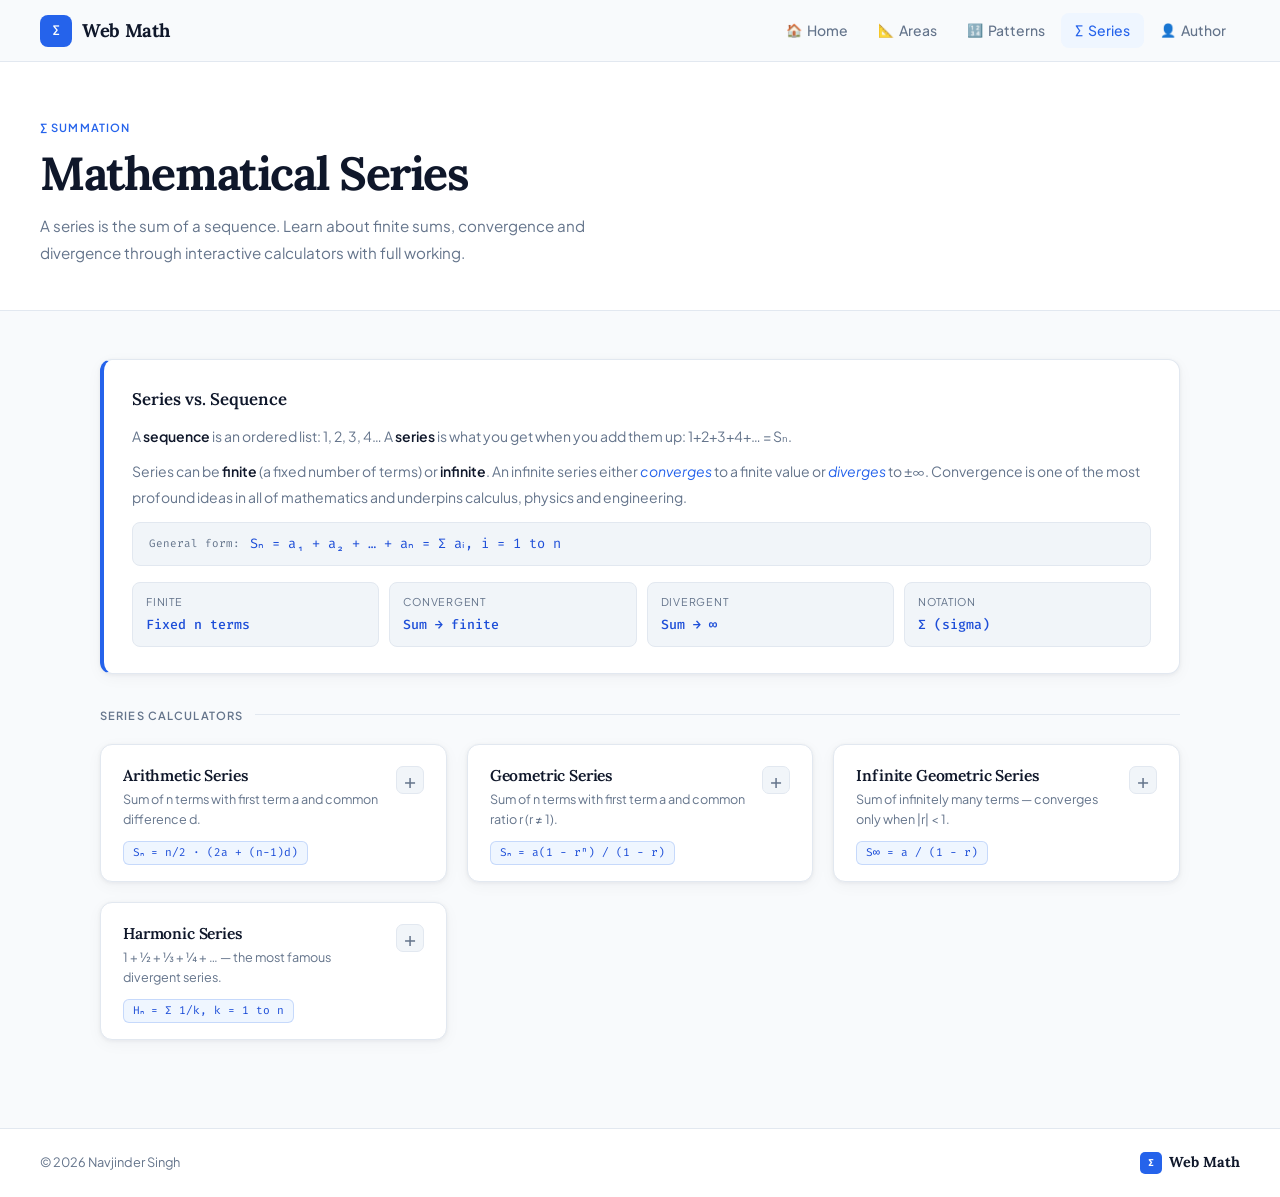
<file: pages/series.html>
<!DOCTYPE html>
<html lang="en">
<head>
<meta charset="UTF-8">
<meta name="viewport" content="width=device-width, initial-scale=1.0">
<meta name="description" content="Calculate arithmetic, geometric and harmonic series sums interactively with theory and step-by-step results.">
<title>Series — Web Math</title>
<link rel="preconnect" href="https://fonts.googleapis.com">
<link rel="preconnect" href="https://fonts.gstatic.com" crossorigin>
<link href="https://fonts.googleapis.com/css2?family=Lora:ital,wght@0,400;0,600;0,700;1,400&family=Plus+Jakarta+Sans:wght@400;500;600&family=Fira+Code:wght@400;500&display=swap" rel="stylesheet">
<link rel="stylesheet" href="../css/style.css">
</head>
<body>

<nav class="navbar" id="navbar">
  <a class="logo" href="../index.html"><div class="logo-sq">∑</div>Web Math</a>
  <ul class="nav-links">
    <li><a href="../index.html"><span class="ni">🏠</span> Home</a></li>
    <li><a href="areas.html"><span class="ni">📐</span> Areas</a></li>
    <li><a href="patterns.html"><span class="ni">🔢</span> Patterns</a></li>
    <li><a href="series.html" class="active"><span class="ni">∑</span> Series</a></li>
    <li><a href="author.html"><span class="ni">👤</span> Author</a></li>
  </ul>
  <button class="hamburger" id="ham" onclick="toggleMenu()" aria-label="Menu">
    <span></span><span></span><span></span>
  </button>
</nav>

<nav class="drawer" id="drawer">
  <a href="../index.html"><span class="di">🏠</span>Home</a>
  <a href="areas.html"><span class="di">📐</span>Areas</a>
  <a href="patterns.html"><span class="di">🔢</span>Patterns</a>
  <a href="series.html" class="active"><span class="di">∑</span>Series</a>
  <a href="author.html"><span class="di">👤</span>Author</a>
</nav>
<div class="overlay" id="overlay" onclick="closeMenu()"></div>

<header class="page-hero">
  <div class="page-ey">∑ Summation</div>
  <h1>Mathematical Series</h1>
  <p>A series is the sum of a sequence. Learn about finite sums, convergence and divergence through interactive calculators with full working.</p>
</header>

<main>
<div class="wrap">

  <div class="theory reveal">
    <h3>Series vs. Sequence</h3>
    <p>A <strong>sequence</strong> is an ordered list: 1, 2, 3, 4… A <strong>series</strong> is what you get when you add them up: 1+2+3+4+… = Sₙ.</p>
    <p>Series can be <strong>finite</strong> (a fixed number of terms) or <strong>infinite</strong>. An infinite series either <em>converges</em> to a finite value or <em>diverges</em> to ±∞. Convergence is one of the most profound ideas in all of mathematics and underpins calculus, physics and engineering.</p>
    <div class="fline"><span class="fl">General form:</span>Sₙ = a₁ + a₂ + … + aₙ = Σ aᵢ, i = 1 to n</div>
    <div class="kgrid">
      <div class="kcell"><div class="kcell-l">Finite</div><div class="kcell-v">Fixed n terms</div></div>
      <div class="kcell"><div class="kcell-l">Convergent</div><div class="kcell-v">Sum → finite</div></div>
      <div class="kcell"><div class="kcell-l">Divergent</div><div class="kcell-v">Sum → ∞</div></div>
      <div class="kcell"><div class="kcell-l">Notation</div><div class="kcell-v">Σ (sigma)</div></div>
    </div>
  </div>

  <div class="sec-label">Series Calculators</div>
  <div class="cgrid">

    <!-- AP Sum -->
    <div class="ccard reveal" onclick="toggleSeries(this)">
      <div class="cheader">
        <div class="cheader-body">
          <h2>Arithmetic Series</h2>
          <div class="csub">Sum of n terms with first term a and common difference d.</div>
          <div class="cformula">Sₙ = n/2 · (2a + (n−1)d)</div>
        </div>
        <div class="ctog">+</div>
      </div>
      <div class="cbody" onclick="event.stopPropagation()">
        <div class="cnote">Young Gauss summed 1 to 100 = <strong>5050</strong> instantly by pairing terms: (1+100)+(2+99)+… = 50 pairs of 101. The formula encodes this: Sₙ = n × (average of first and last term).</div>
        <p class="result"></p>
        <div class="fg"><label class="fl-lbl">First term (a)</label><input type="number" class="ia" placeholder="e.g. 1"></div>
        <div class="fg"><label class="fl-lbl">Common difference (d)</label><input type="number" class="id" placeholder="e.g. 2"></div>
        <div class="fg"><label class="fl-lbl">Number of terms (n)</label><input type="number" class="in" placeholder="e.g. 10" min="1"></div>
        <div class="brow">
          <button class="b-calc" onclick="calcAP(event,this)">Calculate</button>
          <button class="b-reset" onclick="resetCard(event,this)">Reset</button>
          <button class="b-copy" onclick="copyOut(event,this)">Copy</button>
        </div>
      </div>
    </div>

    <!-- GP Sum -->
    <div class="ccard reveal d1" onclick="toggleSeries(this)">
      <div class="cheader">
        <div class="cheader-body">
          <h2>Geometric Series</h2>
          <div class="csub">Sum of n terms with first term a and common ratio r (r ≠ 1).</div>
          <div class="cformula">Sₙ = a(1 − rⁿ) / (1 − r)</div>
        </div>
        <div class="ctog">+</div>
      </div>
      <div class="cbody" onclick="event.stopPropagation()">
        <div class="cnote"><strong>Compound interest</strong> over n periods is a geometric series. Binary storage is too: 1, 2, 4, 8… bytes (a=1, r=2). The formula is derived by multiplying the series by r, then subtracting.</div>
        <p class="result"></p>
        <div class="fg"><label class="fl-lbl">First term (a)</label><input type="number" class="ia" placeholder="e.g. 2"></div>
        <div class="fg"><label class="fl-lbl">Common ratio (r)</label><input type="number" class="ir" placeholder="e.g. 3"></div>
        <div class="fg"><label class="fl-lbl">Number of terms (n)</label><input type="number" class="in" placeholder="e.g. 6" min="1"></div>
        <div class="brow">
          <button class="b-calc" onclick="calcGP(event,this)">Calculate</button>
          <button class="b-reset" onclick="resetCard(event,this)">Reset</button>
          <button class="b-copy" onclick="copyOut(event,this)">Copy</button>
        </div>
      </div>
    </div>

    <!-- Infinite GP -->
    <div class="ccard reveal d2" onclick="toggleSeries(this)">
      <div class="cheader">
        <div class="cheader-body">
          <h2>Infinite Geometric Series</h2>
          <div class="csub">Sum of infinitely many terms — converges only when |r| &lt; 1.</div>
          <div class="cformula">S∞ = a / (1 − r)</div>
        </div>
        <div class="ctog">+</div>
      </div>
      <div class="cbody" onclick="event.stopPropagation()">
        <div class="cnote"><strong>Zeno's Paradox</strong>: to cross a room you first cross half, then half again… yet you arrive. The sum ½ + ¼ + ⅛ + … = 1 resolves this. Diverges for |r| ≥ 1.</div>
        <p class="result"></p>
        <div class="fg"><label class="fl-lbl">First term (a)</label><input type="number" class="ia" placeholder="e.g. 1"></div>
        <div class="fg"><label class="fl-lbl">Ratio r (must satisfy |r| &lt; 1)</label><input type="number" class="ir" placeholder="e.g. 0.5" step="0.01"></div>
        <div class="brow">
          <button class="b-calc" onclick="calcInfGP(event,this)">Calculate</button>
          <button class="b-reset" onclick="resetCard(event,this)">Reset</button>
          <button class="b-copy" onclick="copyOut(event,this)">Copy</button>
        </div>
      </div>
    </div>

    <!-- Harmonic -->
    <div class="ccard reveal" onclick="toggleSeries(this)">
      <div class="cheader">
        <div class="cheader-body">
          <h2>Harmonic Series</h2>
          <div class="csub">1 + ½ + ⅓ + ¼ + … — the most famous divergent series.</div>
          <div class="cformula">Hₙ = Σ 1/k, k = 1 to n</div>
        </div>
        <div class="ctog">+</div>
      </div>
      <div class="cbody" onclick="event.stopPropagation()">
        <div class="cnote">Despite each term shrinking to zero, the sum grows without bound — proved by <strong>Nicole Oresme</strong> (14th century). Growth is slow: Hₙ ≈ ln(n) + γ where γ ≈ 0.5772 is the Euler–Mascheroni constant.</div>
        <p class="result"></p>
        <div class="fg"><label class="fl-lbl">Number of terms (n)</label><input type="number" class="in" placeholder="e.g. 20" min="1" max="1000000"></div>
        <div class="brow">
          <button class="b-calc" onclick="calcHarm(event,this)">Calculate</button>
          <button class="b-reset" onclick="resetCard(event,this)">Reset</button>
          <button class="b-copy" onclick="copyOut(event,this)">Copy</button>
        </div>
      </div>
    </div>

  </div><!-- /cgrid -->
</div><!-- /wrap -->
</main>

<footer>
  <p>© 2026 Navjinder Singh</p>
  <div class="f-brand"><div class="f-sq">∑</div>Web Math</div>
</footer>
<div class="toast" id="toast"><span class="t-ico">✓</span><span id="tmsg">Done!</span></div>
<button class="s2t" id="s2t" onclick="scrollTop()" aria-label="Back to top">↑</button>
<script src="../js/main.js"></script>
</body>
</html>
</file>
<file: css/style.css>
/* ============================================
   WEB MATH  |  style.css
   Clean, honest design — no frameworks
   Works on GitHub Pages, mobile, desktop
   ============================================ */

/* ---------- TOKENS ---------- */
:root {
  --bg:        #f8fafc;
  --bg-card:   #ffffff;
  --bg-soft:   #f1f5f9;
  --line:      #e2e8f0;
  --line-mid:  #cbd5e1;
  --blue:      #2563eb;
  --blue-dk:   #1d4ed8;
  --blue-lt:   #eff6ff;
  --blue-ring: rgba(37,99,235,.15);
  --ink:       #0f172a;
  --ink-mid:   #334155;
  --ink-soft:  #64748b;
  --green:     #16a34a;
  --teal:      #0891b2;
  --amber:     #d97706;

  --r:    12px;
  --r-sm: 8px;
  --r-xs: 6px;
  --nav:  62px;

  --sh-sm: 0 1px 4px rgba(15,23,42,.06), 0 4px 16px rgba(15,23,42,.04);
  --sh:    0 4px 16px rgba(15,23,42,.08), 0 16px 40px rgba(15,23,42,.06);
  --sh-lg: 0 8px 32px rgba(15,23,42,.12), 0 32px 64px rgba(15,23,42,.08);

  --ease: cubic-bezier(.4,0,.2,1);
  --spring: cubic-bezier(.34,1.56,.64,1);
}

/* ---------- RESET ---------- */
*, *::before, *::after { box-sizing: border-box; margin: 0; padding: 0; }
html { scroll-behavior: smooth; -webkit-text-size-adjust: 100%; }

body {
  font-family: 'Plus Jakarta Sans', 'Segoe UI', system-ui, -apple-system, sans-serif;
  background: var(--bg);
  color: var(--ink);
  line-height: 1.65;
  -webkit-font-smoothing: antialiased;
  -moz-osx-font-smoothing: grayscale;
  overflow-x: hidden;
  padding-top: var(--nav);
}

img { max-width: 100%; display: block; }

/* Scrollbar */
::-webkit-scrollbar       { width: 5px; }
::-webkit-scrollbar-track { background: var(--bg); }
::-webkit-scrollbar-thumb { background: var(--line-mid); border-radius: 99px; }
::-webkit-scrollbar-thumb:hover { background: var(--ink-soft); }

/* ---------- SCROLL REVEAL ---------- */
.reveal {
  opacity: 0;
  transform: translateY(20px);
  transition: opacity .5s var(--ease), transform .5s var(--ease);
}
.reveal.in { opacity: 1; transform: translateY(0); }
.d1 { transition-delay: .07s; }
.d2 { transition-delay: .14s; }
.d3 { transition-delay: .21s; }
.d4 { transition-delay: .28s; }
.d5 { transition-delay: .35s; }

/* ============================================
   NAVBAR
   ============================================ */
.navbar {
  position: fixed;
  inset: 0 0 auto 0;
  z-index: 900;
  height: var(--nav);
  display: flex;
  align-items: center;
  justify-content: space-between;
  padding: 0 40px;
  background: rgba(248,250,252,.92);
  backdrop-filter: blur(16px) saturate(160%);
  -webkit-backdrop-filter: blur(16px) saturate(160%);
  border-bottom: 1px solid var(--line);
  transition: height .28s var(--ease), box-shadow .28s var(--ease);
}
.navbar.scrolled {
  height: 54px;
  box-shadow: var(--sh-sm);
}

/* Logo */
.logo {
  display: flex;
  align-items: center;
  gap: 10px;
  text-decoration: none;
  color: var(--ink);
  font-family: 'Lora', 'Georgia', serif;
  font-size: 1.15rem;
  font-weight: 700;
  letter-spacing: -.02em;
  user-select: none;
  flex-shrink: 0;
}
.logo-sq {
  width: 32px; height: 32px;
  background: var(--blue);
  border-radius: 8px;
  display: grid; place-items: center;
  font-family: 'Fira Code', 'Courier New', monospace;
  font-size: 14px; color: #fff; font-weight: 500;
  transition: transform .3s var(--spring), box-shadow .25s var(--ease);
  flex-shrink: 0;
}
.logo:hover .logo-sq {
  transform: rotate(-10deg) scale(1.1);
  box-shadow: 0 4px 16px rgba(37,99,235,.4);
}

/* Desktop links */
.nav-links {
  list-style: none;
  display: flex; align-items: center; gap: 2px;
}
.nav-links a {
  display: flex; align-items: center; gap: 5px;
  text-decoration: none;
  color: var(--ink-soft);
  font-size: .875rem; font-weight: 500;
  padding: 6px 14px;
  border-radius: 8px;
  transition: color .18s, background .18s;
  white-space: nowrap;
}
.nav-links a:hover { color: var(--ink); background: var(--bg-soft); }
.nav-links a.active { color: var(--blue); background: var(--blue-lt); }
.nav-links a .ni { font-size: 13px; }

/* Hamburger */
.hamburger {
  display: none;
  flex-direction: column; justify-content: center; gap: 5px;
  width: 38px; height: 38px;
  padding: 7px; border: none; border-radius: 8px;
  background: transparent; cursor: pointer;
  transition: background .18s;
}
.hamburger:hover { background: var(--bg-soft); }
.hamburger span {
  display: block; height: 2px;
  background: var(--ink); border-radius: 2px;
  transition: transform .28s var(--ease), opacity .28s, width .28s;
}
.hamburger span:nth-child(1) { width: 20px; }
.hamburger span:nth-child(2) { width: 14px; }
.hamburger span:nth-child(3) { width: 20px; }
.hamburger.open span:nth-child(1) { width: 20px; transform: translateY(7px) rotate(45deg); }
.hamburger.open span:nth-child(2) { opacity: 0; transform: scaleX(0); }
.hamburger.open span:nth-child(3) { width: 20px; transform: translateY(-7px) rotate(-45deg); }

/* Mobile drawer */
.drawer {
  position: fixed;
  top: var(--nav); left: 0; right: 0;
  z-index: 899;
  background: rgba(248,250,252,.98);
  backdrop-filter: blur(16px);
  -webkit-backdrop-filter: blur(16px);
  border-bottom: 1px solid var(--line);
  padding: 8px 16px 16px;
  box-shadow: var(--sh);
  transform: translateY(-105%);
  opacity: 0;
  pointer-events: none;
  transition: transform .32s var(--ease), opacity .28s var(--ease);
}
.drawer.open { transform: translateY(0); opacity: 1; pointer-events: all; }

.drawer a {
  display: flex; align-items: center; gap: 12px;
  text-decoration: none; color: var(--ink-soft);
  font-size: .925rem; font-weight: 500;
  padding: 11px 14px; border-radius: 10px;
  transition: color .18s, background .18s;
}
.drawer a:hover, .drawer a.active { color: var(--blue); background: var(--blue-lt); }
.drawer .di {
  width: 34px; height: 34px; background: var(--bg-soft);
  border-radius: 8px; display: grid; place-items: center;
  font-size: 16px; flex-shrink: 0; transition: background .18s;
}
.drawer a:hover .di, .drawer a.active .di { background: var(--blue-lt); }

/* Overlay */
.overlay {
  position: fixed; inset: 0; z-index: 898;
  background: rgba(15,23,42,.2);
  backdrop-filter: blur(1px);
  opacity: 0; pointer-events: none;
  transition: opacity .28s var(--ease);
}
.overlay.show { opacity: 1; pointer-events: all; }

/* ============================================
   HOME — HERO
   ============================================ */
.home-hero {
  text-align: center;
  padding: 88px 24px 72px;
  position: relative; overflow: hidden;
}
.home-hero::before {
  content: '';
  position: absolute;
  width: 800px; height: 500px;
  background: radial-gradient(ellipse, rgba(37,99,235,.07) 0%, transparent 70%);
  top: -80px; left: 50%; transform: translateX(-50%);
  pointer-events: none;
}

.eyebrow {
  display: inline-flex; align-items: center; gap: 7px;
  background: var(--blue-lt); color: var(--blue);
  font-size: .72rem; font-weight: 600;
  letter-spacing: .08em; text-transform: uppercase;
  padding: 5px 14px; border-radius: 99px;
  border: 1px solid rgba(37,99,235,.2);
  margin-bottom: 22px;
}

.home-hero h1 {
  font-family: 'Lora', 'Georgia', serif;
  font-size: clamp(2.4rem, 6vw, 4rem);
  font-weight: 700;
  letter-spacing: -.035em;
  line-height: 1.12;
  color: var(--ink);
  margin-bottom: 20px;
}
.home-hero h1 span { color: var(--blue); font-style: italic; }

.home-hero > p {
  font-size: 1.05rem; color: var(--ink-soft);
  max-width: 500px; margin: 0 auto 52px;
  line-height: 1.8;
}

/* Stats */
.stats {
  display: inline-flex;
  background: var(--bg-card);
  border: 1px solid var(--line);
  border-radius: var(--r);
  box-shadow: var(--sh-sm);
  overflow: hidden;
  margin-bottom: 72px;
}
.stat {
  padding: 18px 36px; text-align: center;
  border-right: 1px solid var(--line);
}
.stat:last-child { border-right: none; }
.stat-n {
  font-family: 'Lora', 'Georgia', serif;
  font-size: 1.9rem; font-weight: 700;
  color: var(--blue); line-height: 1; display: block;
}
.stat-l {
  font-size: .7rem; color: var(--ink-soft);
  text-transform: uppercase; letter-spacing: .07em;
  margin-top: 4px; display: block;
}

/* Home nav cards */
.home-cards {
  display: grid;
  grid-template-columns: repeat(3,1fr);
  gap: 22px;
  padding: 0 40px 88px;
  max-width: 1060px; margin: 0 auto;
}

.hcard {
  background: var(--bg-card);
  border: 1px solid var(--line);
  border-radius: 18px;
  padding: 34px 28px 28px;
  text-decoration: none; color: inherit;
  display: block; position: relative; overflow: hidden;
  box-shadow: var(--sh-sm);
  transition: transform .26s var(--ease), box-shadow .26s var(--ease), border-color .26s;
}
.hcard::after {
  content: '';
  position: absolute; inset: 0;
  opacity: 0; transition: opacity .26s;
  pointer-events: none;
}
.hcard.c-areas::after   { background: radial-gradient(ellipse at 85% 15%, rgba(8,145,178,.09), transparent 65%); }
.hcard.c-pat::after     { background: radial-gradient(ellipse at 85% 15%, rgba(37,99,235,.09), transparent 65%); }
.hcard.c-series::after  { background: radial-gradient(ellipse at 85% 15%, rgba(22,163,74,.09), transparent 65%); }
.hcard:hover { transform: translateY(-8px); box-shadow: var(--sh-lg); border-color: transparent; }
.hcard:hover::after { opacity: 1; }

.hcard-ico {
  width: 52px; height: 52px; border-radius: 14px;
  display: grid; place-items: center; font-size: 24px;
  margin-bottom: 20px;
  transition: transform .3s var(--spring);
}
.hcard:hover .hcard-ico { transform: scale(1.1) rotate(-5deg); }
.c-areas  .hcard-ico { background: rgba(8,145,178,.1); }
.c-pat    .hcard-ico { background: rgba(37,99,235,.1); }
.c-series .hcard-ico { background: rgba(22,163,74,.1); }

.hcard h2 {
  font-family: 'Lora', 'Georgia', serif;
  font-size: 1.2rem; font-weight: 700;
  letter-spacing: -.02em; margin-bottom: 8px;
}
.hcard p { font-size: .875rem; color: var(--ink-soft); line-height: 1.65; margin-bottom: 18px; }

.tags { display: flex; flex-wrap: wrap; gap: 6px; }
.tag {
  font-size: .68rem; font-family: 'Fira Code','Courier New',monospace;
  padding: 3px 9px; border-radius: 99px; border: 1px solid;
}
.c-areas  .tag { color: var(--teal);  border-color: rgba(8,145,178,.3);  background: rgba(8,145,178,.07); }
.c-pat    .tag { color: var(--blue);  border-color: rgba(37,99,235,.3);  background: rgba(37,99,235,.07); }
.c-series .tag { color: var(--green); border-color: rgba(22,163,74,.3);  background: rgba(22,163,74,.07); }

.hcard-arr {
  position: absolute; top: 24px; right: 22px;
  width: 28px; height: 28px; border-radius: 8px;
  background: var(--bg-soft); display: grid; place-items: center;
  font-size: 13px; color: var(--ink-soft);
  transition: background .2s, color .2s, transform .25s var(--ease);
}
.hcard:hover .hcard-arr {
  background: var(--blue-lt); color: var(--blue);
  transform: translate(3px,-3px);
}

/* ============================================
   INNER PAGE — HERO
   ============================================ */
.page-hero {
  background: var(--bg-card);
  border-bottom: 1px solid var(--line);
  padding: 56px 40px 44px;
}
.page-hero h1 {
  font-family: 'Lora', 'Georgia', serif;
  font-size: clamp(1.9rem, 4vw, 2.9rem);
  font-weight: 700; letter-spacing: -.03em;
  line-height: 1.18; margin-bottom: 12px;
}
.page-hero p { font-size: .95rem; color: var(--ink-soft); line-height: 1.75; max-width: 560px; }
.page-ey { font-size: .7rem; font-weight: 600; letter-spacing: .1em; text-transform: uppercase; color: var(--blue); margin-bottom: 10px; }

/* ============================================
   SECTION WRAP
   ============================================ */
.wrap { padding: 48px 40px 88px; max-width: 1160px; margin: 0 auto; }

.sec-label {
  display: flex; align-items: center; gap: 12px;
  font-size: .7rem; font-weight: 600;
  letter-spacing: .1em; text-transform: uppercase;
  color: var(--ink-soft); margin-bottom: 20px;
}
.sec-label::after { content: ''; flex: 1; height: 1px; background: var(--line); }

/* ============================================
   THEORY BLOCK
   ============================================ */
.theory {
  background: var(--bg-card);
  border: 1px solid var(--line);
  border-left: 4px solid var(--blue);
  border-radius: var(--r);
  padding: 26px 28px;
  margin-bottom: 32px;
  box-shadow: var(--sh-sm);
}
.theory h3 {
  font-family: 'Lora', 'Georgia', serif;
  font-size: 1.05rem; font-weight: 600; margin-bottom: 10px;
}
.theory p { font-size: .875rem; color: var(--ink-soft); line-height: 1.8; margin-bottom: 10px; }
.theory p:last-child { margin-bottom: 0; }
.theory p strong { color: var(--ink); font-weight: 600; }
.theory em { color: var(--blue); font-style: italic; }

.fline {
  background: var(--bg-soft); border: 1px solid var(--line);
  border-radius: var(--r-sm); padding: 10px 16px;
  font-family: 'Fira Code','Courier New',monospace;
  font-size: .85rem; color: var(--blue-dk);
  margin: 12px 0; display: flex; align-items: center; gap: 10px;
  overflow-x: auto;
}
.fl { font-size: .68rem; color: var(--ink-soft); font-family: inherit; white-space: nowrap; flex-shrink: 0; }

.kgrid {
  display: grid;
  grid-template-columns: repeat(auto-fit,minmax(130px,1fr));
  gap: 10px; margin-top: 16px;
}
.kcell {
  background: var(--bg-soft); border: 1px solid var(--line);
  border-radius: var(--r-sm); padding: 10px 13px;
}
.kcell-l { font-size: .67rem; color: var(--ink-soft); text-transform: uppercase; letter-spacing: .07em; margin-bottom: 3px; }
.kcell-v { font-family: 'Fira Code','Courier New',monospace; font-size: .83rem; color: var(--blue-dk); font-weight: 500; }

/* ============================================
   CALC CARDS GRID
   ============================================ */
.cgrid {
  display: grid;
  grid-template-columns: repeat(auto-fill,minmax(308px,1fr));
  gap: 20px;
}

/* Individual card */
.ccard {
  background: var(--bg-card);
  border: 1px solid var(--line);
  border-radius: var(--r);
  overflow: hidden;
  box-shadow: var(--sh-sm);
  transition: box-shadow .24s var(--ease), transform .24s var(--ease);
}
.ccard:hover { box-shadow: var(--sh); transform: translateY(-3px); }

/* Card header (clickable) */
.cheader {
  padding: 20px 22px 16px;
  cursor: pointer; user-select: none;
  display: flex; align-items: flex-start; gap: 12px;
}
.cheader-body { flex: 1; min-width: 0; }
.cheader h2 {
  font-family: 'Lora', 'Georgia', serif;
  font-size: .975rem; font-weight: 600;
  letter-spacing: -.01em; margin-bottom: 5px; line-height: 1.3;
}
.csub { font-size: .79rem; color: var(--ink-soft); line-height: 1.55; margin-bottom: 7px; }
.cformula {
  display: inline-block;
  font-family: 'Fira Code','Courier New',monospace;
  font-size: .7rem; color: var(--blue-dk);
  background: var(--blue-lt); border: 1px solid rgba(37,99,235,.2);
  padding: 2px 9px; border-radius: var(--r-xs);
}

/* + toggle button */
.ctog {
  width: 28px; height: 28px; border-radius: 7px;
  background: var(--bg-soft); border: 1px solid var(--line);
  display: grid; place-items: center;
  color: var(--ink-soft); font-size: 20px; line-height: 1;
  flex-shrink: 0; margin-top: 1px; cursor: pointer;
  transition: transform .28s var(--ease), background .18s, color .18s, border-color .18s;
}
.cheader.open .ctog {
  transform: rotate(45deg);
  background: var(--blue-lt); color: var(--blue); border-color: rgba(37,99,235,.3);
}
.cheader:hover .ctog { background: var(--line); color: var(--ink); }

/* Shape preview */
.cshape {
  padding: 10px 22px 13px;
  display: flex; justify-content: center; align-items: center;
  min-height: 76px; border-bottom: 1px solid var(--line);
}
.cshape svg { overflow: visible; }

/* SVG shape stroke on card hover */
.ccard:hover .cshape circle,
.ccard:hover .cshape ellipse,
.ccard:hover .cshape rect,
.ccard:hover .cshape polygon,
.ccard:hover .cshape line { stroke: var(--blue) !important; transition: stroke .22s; }

/* Calculator body */
.cbody {
  display: none;
  flex-direction: column; gap: 11px;
  padding: 18px 22px 22px;
  border-top: 1px solid var(--line);
  animation: slideIn .2s var(--ease);
}
.cbody.open { display: flex; }

@keyframes slideIn {
  from { opacity: 0; transform: translateY(-7px); }
  to   { opacity: 1; transform: translateY(0); }
}

/* Mini theory in card */
.cnote {
  background: var(--bg-soft);
  border-left: 3px solid var(--blue);
  border-radius: 0 var(--r-sm) var(--r-sm) 0;
  padding: 10px 13px;
  font-size: .775rem; color: var(--ink-soft); line-height: 1.7;
}
.cnote strong { color: var(--ink); }

/* Result output */
.result, .output {
  background: var(--bg-soft);
  border: 1px solid var(--line);
  border-radius: var(--r-sm);
  padding: 12px 14px;
  font-family: 'Fira Code','Courier New',monospace;
  font-size: .84rem; color: var(--blue-dk);
  min-height: 46px; white-space: pre-wrap; word-break: break-all;
  line-height: 1.65;
  transition: border-color .18s, box-shadow .18s;
}
.result:not(:empty), .output:not(:empty) {
  border-color: rgba(37,99,235,.25);
  box-shadow: 0 0 0 3px rgba(37,99,235,.06);
}

/* Field */
.fg { display: flex; flex-direction: column; gap: 4px; }
.fl-lbl { font-size: .74rem; font-weight: 500; color: var(--ink-soft); letter-spacing: .03em; }

input[type="number"] {
  background: var(--bg-soft); border: 1px solid var(--line);
  border-radius: var(--r-sm); padding: 9px 12px;
  font-family: inherit; font-size: .9rem; color: var(--ink);
  width: 100%; outline: none;
  -moz-appearance: textfield;
  transition: border-color .18s, box-shadow .18s, background .18s;
}
input[type="number"]::-webkit-inner-spin-button,
input[type="number"]::-webkit-outer-spin-button { -webkit-appearance: none; }
input[type="number"]::placeholder { color: var(--ink-soft); opacity: .6; font-size: .85rem; }
input[type="number"]:focus {
  border-color: var(--blue); background: #fff;
  box-shadow: 0 0 0 3px var(--blue-ring);
}

/* Buttons */
.brow { display: flex; gap: 7px; }
button {
  flex: 1; padding: 9px 12px;
  border: none; border-radius: var(--r-sm);
  font-family: inherit; font-size: .82rem; font-weight: 600;
  cursor: pointer; letter-spacing: .02em;
  transition: transform .16s var(--ease), box-shadow .16s, background .16s, color .16s;
}
button:active { transform: scale(.96) !important; }

.b-calc { background: var(--blue); color: #fff; }
.b-calc:hover { background: var(--blue-dk); transform: translateY(-1px); box-shadow: 0 4px 14px rgba(37,99,235,.35); }

.b-reset { background: var(--bg-soft); border: 1px solid var(--line); color: var(--ink-soft); }
.b-reset:hover { background: var(--line); color: var(--ink); }

.b-copy { background: rgba(8,145,178,.08); border: 1px solid rgba(8,145,178,.25); color: var(--teal); }
.b-copy:hover { background: rgba(8,145,178,.15); }

/* ============================================
   AUTHOR PAGE
   ============================================ */
.author-pg { max-width: 700px; margin: 0 auto; padding: 56px 32px 88px; }

.author-box {
  background: var(--bg-card);
  border: 1px solid var(--line);
  border-radius: 20px; overflow: hidden;
  box-shadow: var(--sh);
}

.a-banner {
  height: 140px;
  background: linear-gradient(135deg,#dbeafe 0%,#e0f2fe 40%,#dcfce7 100%);
  position: relative;
}
.a-dots {
  position: absolute; inset: 0;
  background-image: radial-gradient(rgba(37,99,235,.2) 1px, transparent 1px);
  background-size: 22px 22px;
}
.a-avatar {
  position: absolute; bottom: -46px; left: 32px;
  width: 92px; height: 92px; border-radius: 50%;
  background: linear-gradient(135deg, var(--blue), var(--teal));
  padding: 3px;
  box-shadow: 0 6px 22px rgba(37,99,235,.3);
}
.a-avatar-in {
  width: 100%; height: 100%; border-radius: 50%;
  background: var(--bg-soft); overflow: hidden;
  display: grid; place-items: center;
}
.a-img { width: 100%; height: 100%; object-fit: cover; border-radius: 50%; }
.a-fb  { font-family: 'Lora','Georgia',serif; font-size: 2.2rem; font-weight: 700; color: var(--blue); }

.a-body { padding: 60px 32px 36px; }
.a-name { font-family: 'Lora','Georgia',serif; font-size: 1.55rem; font-weight: 700; letter-spacing: -.02em; margin-bottom: 3px; }
.a-role { color: var(--ink-soft); font-size: .875rem; margin-bottom: 2px; }
.a-uni  { color: var(--blue); font-size: .83rem; font-weight: 600; margin-bottom: 22px; }

.chips { display: flex; flex-wrap: wrap; gap: 7px; margin-bottom: 24px; }
.chip {
  font-size: .74rem; font-weight: 500; padding: 4px 12px;
  border-radius: 99px; background: var(--blue-lt);
  border: 1px solid rgba(37,99,235,.2); color: var(--blue-dk);
}

.a-bio {
  font-size: .875rem; color: var(--ink-soft); line-height: 1.85;
  border-top: 1px solid var(--line); padding-top: 22px; margin-bottom: 26px;
}
.a-bio strong { color: var(--ink); }

.socials { display: flex; gap: 10px; flex-wrap: wrap; }
.soc-btn {
  display: flex; align-items: center; gap: 8px;
  text-decoration: none; padding: 9px 18px; border-radius: 10px;
  font-size: .84rem; font-weight: 600;
  border: 1px solid var(--line); color: var(--ink-soft); background: var(--bg-soft);
  transition: transform .2s, box-shadow .2s, color .18s, background .18s, border-color .18s;
}
.soc-btn:hover {
  transform: translateY(-2px); color: var(--blue);
  border-color: rgba(37,99,235,.3); background: var(--blue-lt);
  box-shadow: 0 4px 16px rgba(37,99,235,.12);
}

/* ============================================
   FOOTER
   ============================================ */
footer {
  background: var(--bg-card); border-top: 1px solid var(--line);
  padding: 22px 40px;
  display: flex; align-items: center; justify-content: space-between;
  flex-wrap: wrap; gap: 12px;
}
footer p { font-size: .8rem; color: var(--ink-soft); }
.f-brand {
  font-family: 'Lora','Georgia',serif;
  font-size: .9rem; font-weight: 700; color: var(--ink);
  display: flex; align-items: center; gap: 7px;
}
.f-sq {
  width: 22px; height: 22px; background: var(--blue); border-radius: 5px;
  display: grid; place-items: center;
  font-family: 'Fira Code','Courier New',monospace; font-size: 10px; color: #fff;
}

/* ============================================
   TOAST
   ============================================ */
.toast {
  position: fixed; bottom: 22px; right: 22px;
  background: var(--ink); color: #fff;
  border-radius: 10px; padding: 11px 18px;
  font-size: .83rem; font-weight: 500;
  display: flex; align-items: center; gap: 8px;
  z-index: 9000; pointer-events: none;
  transform: translateY(120%); opacity: 0;
  transition: transform .3s var(--ease), opacity .3s var(--ease);
  box-shadow: var(--sh); max-width: calc(100vw - 44px);
}
.toast.show { transform: translateY(0); opacity: 1; }
.t-ico { color: #4ade80; }

/* ============================================
   SCROLL-TO-TOP
   ============================================ */
.s2t {
  position: fixed; bottom: 22px; right: 22px;
  width: 42px; height: 42px; border-radius: 50%;
  background: var(--blue); color: #fff; border: none;
  display: none; place-items: center; font-size: 18px;
  cursor: pointer; z-index: 800;
  box-shadow: 0 4px 18px rgba(37,99,235,.4);
  transition: transform .2s var(--ease), box-shadow .2s;
}
.s2t:hover { transform: translateY(-3px); box-shadow: 0 8px 26px rgba(37,99,235,.5); }
.s2t.show { display: grid; animation: pop .28s var(--ease); }

@keyframes pop {
  from { opacity: 0; transform: scale(.5); }
  to   { opacity: 1; transform: scale(1); }
}

/* ============================================
   RESPONSIVE
   ============================================ */
@media (max-width: 980px) {
  .home-cards { grid-template-columns: 1fr 1fr; padding: 0 28px 72px; }
  .cgrid      { grid-template-columns: 1fr 1fr; }
  .wrap       { padding: 36px 28px 72px; }
}

@media (max-width: 768px) {
  :root { --nav: 56px; }

  .navbar     { padding: 0 18px; }
  .nav-links  { display: none; }
  .hamburger  { display: flex; }

  .home-hero  { padding: 56px 18px 48px; }
  .home-hero h1 { font-size: 2.1rem; }
  .home-hero > p { font-size: .95rem; margin-bottom: 36px; }

  .stats { flex-direction: row; flex-wrap: wrap; }
  .stat  { padding: 14px 20px; border-right: none; border-bottom: 1px solid var(--line); flex: 1 0 50%; }
  .stat:nth-child(2n)  { border-left: 1px solid var(--line); }
  .stat:nth-last-child(-n+2) { border-bottom: none; }

  .home-cards { grid-template-columns: 1fr; padding: 0 18px 64px; gap: 14px; }
  .hcard      { padding: 24px 20px 20px; }
  .hcard-ico  { width: 44px; height: 44px; font-size: 20px; margin-bottom: 14px; }

  .page-hero  { padding: 38px 18px 30px; }
  .page-hero h1 { font-size: 1.7rem; }

  .wrap       { padding: 28px 16px 60px; }
  .theory     { padding: 18px 18px; }
  .kgrid      { grid-template-columns: 1fr 1fr; }

  .cgrid      { grid-template-columns: 1fr; gap: 14px; }
  .cheader    { padding: 16px 16px 13px; }
  .cbody      { padding: 15px 16px 18px; }
  .cshape     { padding: 8px 16px 11px; min-height: 66px; }

  /* Buttons: primary full-width, then reset+copy side by side */
  .brow            { flex-wrap: wrap; }
  .brow button.b-calc  { flex: 1 0 100%; }
  .brow button:not(.b-calc) { flex: 1; }

  footer      { padding: 18px 18px; flex-direction: column; align-items: flex-start; }

  .author-pg  { padding: 36px 14px 60px; }
  .a-body     { padding: 55px 20px 28px; }
  .a-avatar   { left: 20px; }

  .toast  { bottom: 14px; right: 14px; left: 14px; max-width: none; }
  .s2t    { bottom: 68px; right: 14px; }
}

@media (max-width: 420px) {
  .home-hero h1 { font-size: 1.8rem; }
  .stat { padding: 12px 14px; }
  .stat-n { font-size: 1.6rem; }
}

/* ============================================
   UTILITY
   ============================================ */
.hidden { display: none !important; }
</file>
